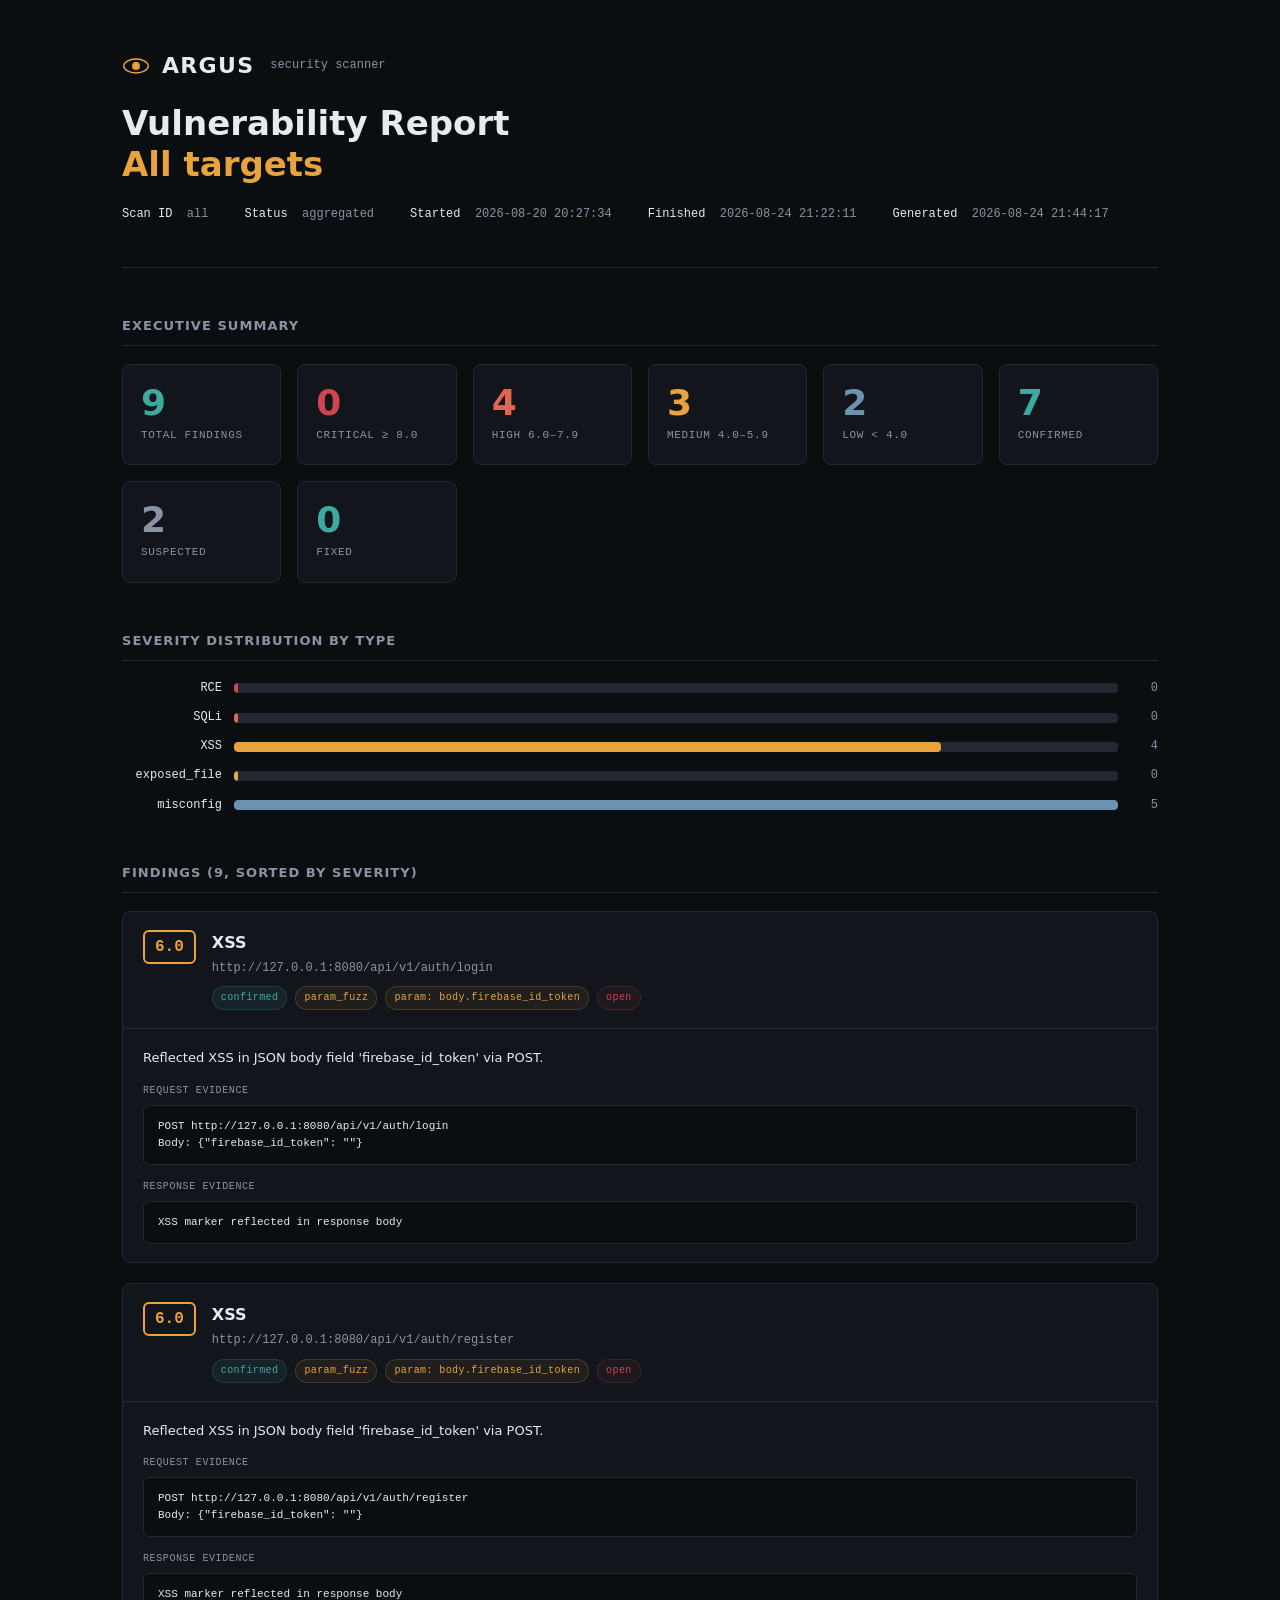
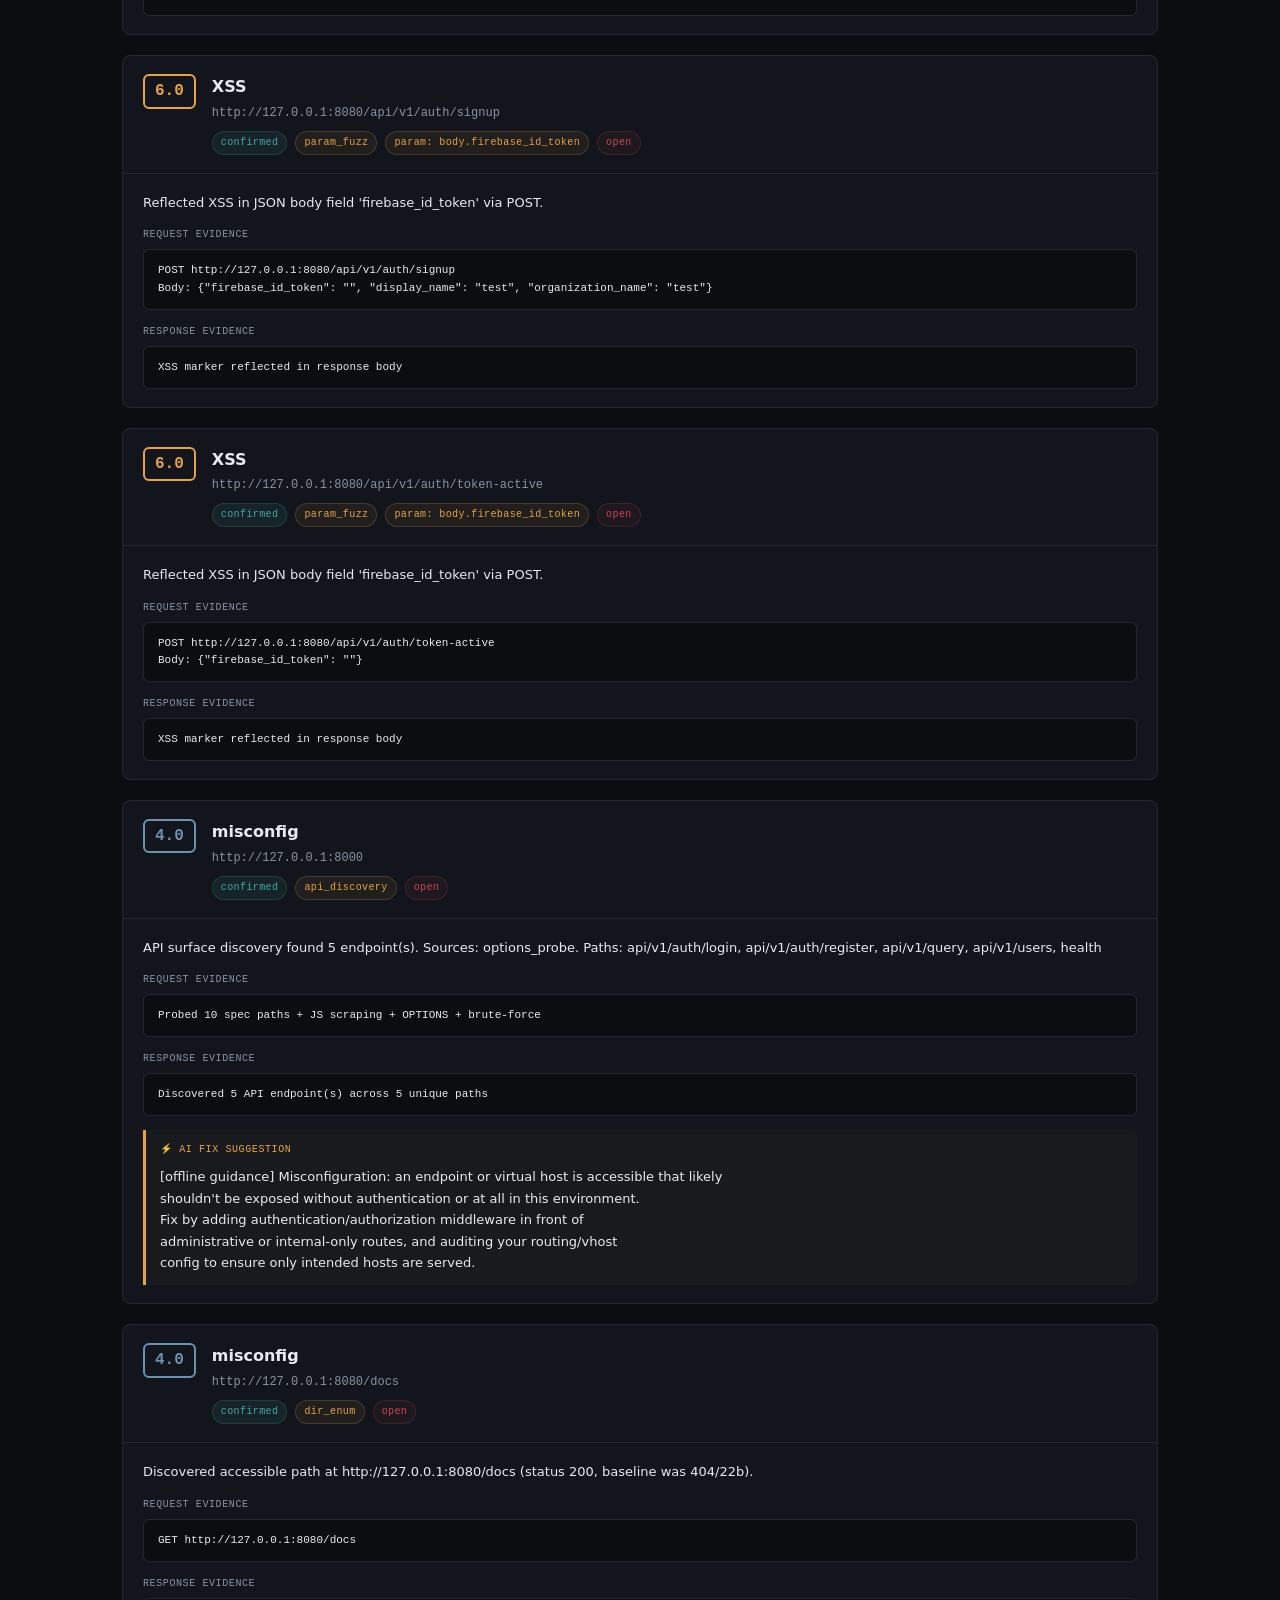
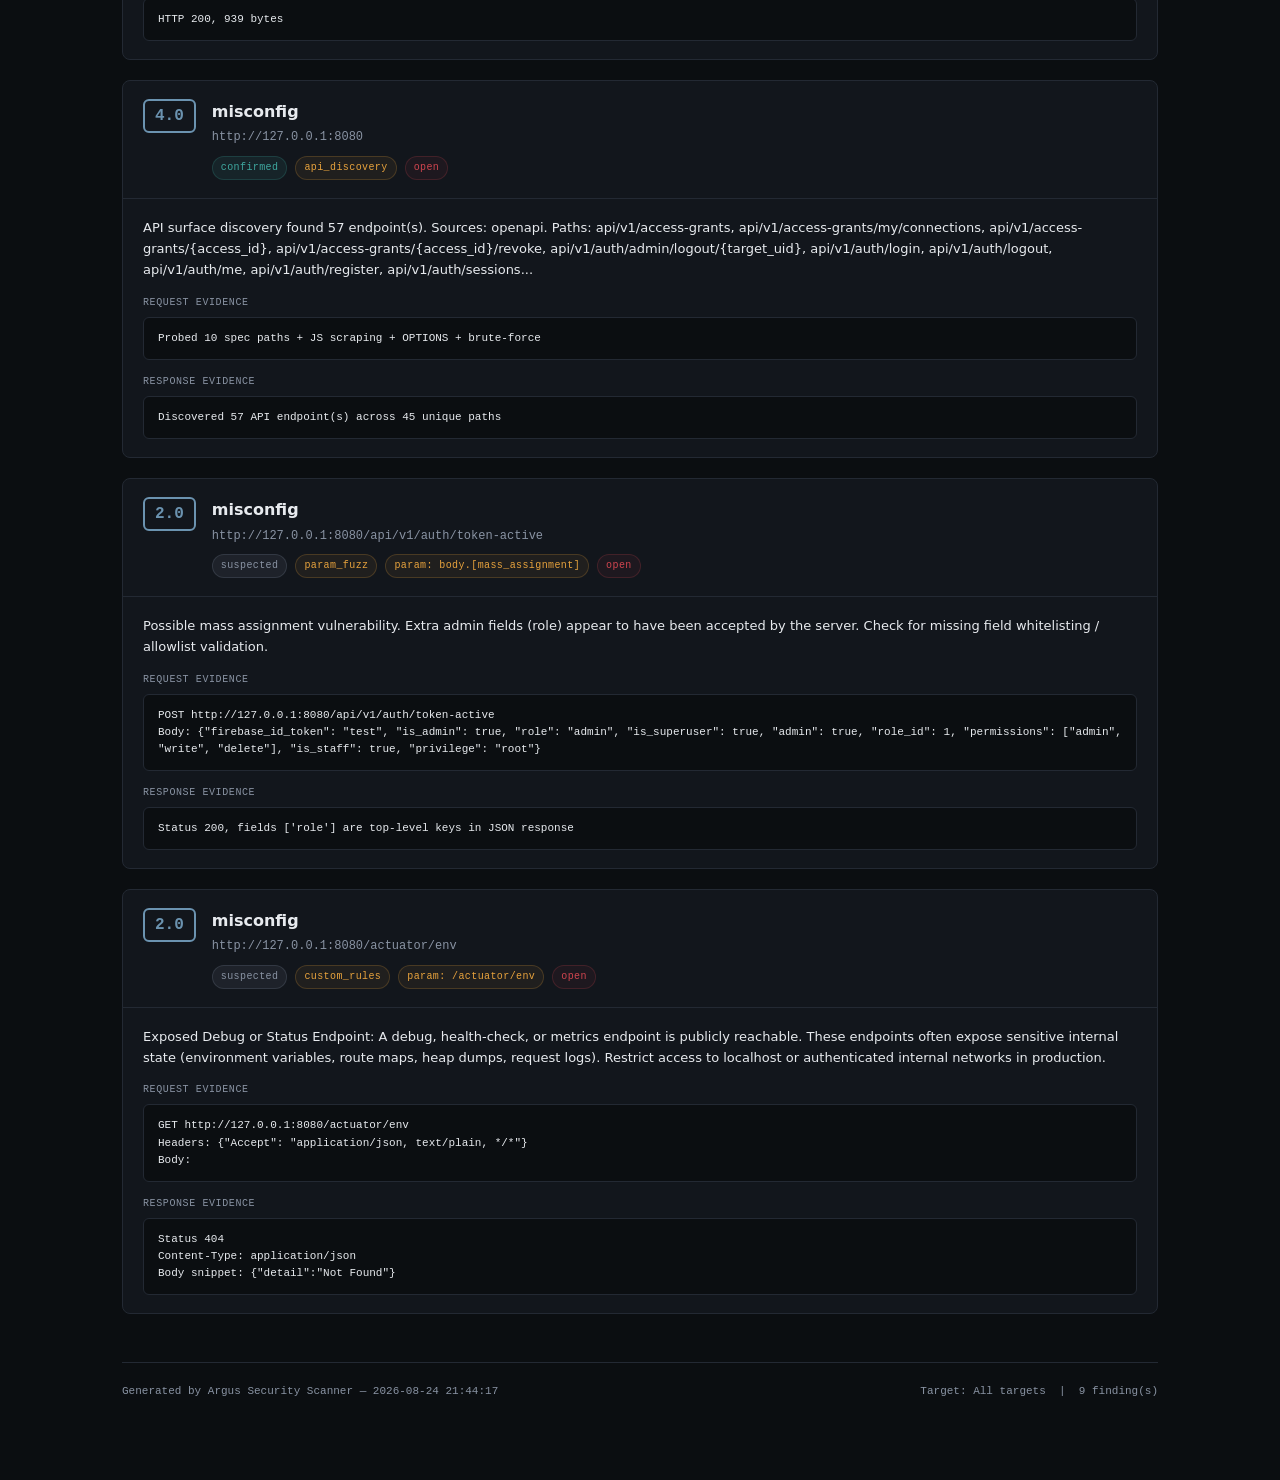
<file: reports/argus_export_20260824_214416.html>
<!DOCTYPE html>
<html lang="en">
<head>
<meta charset="UTF-8">
<meta name="viewport" content="width=device-width, initial-scale=1.0">
<title>Argus Security Report — All targets</title>
<style>
/* ── Reset & base ─────────────────────────────────────────────────── */
*, *::before, *::after { box-sizing: border-box; margin: 0; padding: 0; }

:root {
  --bg:           #0B0E11;
  --surface:      #12161C;
  --border:       #232933;
  --text:         #E7EAEE;
  --muted:        #8993A3;
  --amber:        #E8A33D;
  --teal:         #3FA9A0;
  --red:          #D0454F;
  --orange:       #E0674F;
  --blue:         #6B93B0;
  --font-display: 'Space Grotesk', system-ui, sans-serif;
  --font-body:    'Inter', system-ui, sans-serif;
  --font-mono:    'JetBrains Mono', 'Fira Mono', monospace;
}

@import url('https://fonts.googleapis.com/css2?family=Space+Grotesk:wght@500;600;700&family=Inter:wght@400;500;600&family=JetBrains+Mono:wght@400;500&display=swap');

html { background: var(--bg); color: var(--text); font-family: var(--font-body); font-size: 14px; line-height: 1.6; }
body { max-width: 1100px; margin: 0 auto; padding: 48px 32px 80px; }

a { color: var(--amber); text-decoration: none; }

/* ── Cover page ────────────────────────────────────────────────────── */
.cover {
  min-height: 220px;
  border-bottom: 1px solid var(--border);
  margin-bottom: 48px;
  padding-bottom: 40px;
  display: flex;
  flex-direction: column;
  gap: 20px;
}

.brand {
  display: flex;
  align-items: center;
  gap: 12px;
}

.brand-eye { width: 28px; height: 28px; }

.brand-name {
  font-family: var(--font-display);
  font-weight: 700;
  font-size: 22px;
  letter-spacing: 0.06em;
  color: var(--text);
}

.brand-sub {
  font-family: var(--font-mono);
  font-size: 12px;
  color: var(--muted);
  margin-left: 4px;
}

.cover-title {
  font-family: var(--font-display);
  font-weight: 700;
  font-size: 34px;
  line-height: 1.2;
  color: var(--text);
}

.cover-title span { color: var(--amber); }

.cover-meta {
  display: flex;
  gap: 36px;
  flex-wrap: wrap;
  font-family: var(--font-mono);
  font-size: 12px;
  color: var(--muted);
}

.cover-meta strong { color: var(--text); font-weight: 500; }

/* ── Executive summary ─────────────────────────────────────────────── */
.exec-grid {
  display: grid;
  grid-template-columns: repeat(auto-fill, minmax(150px, 1fr));
  gap: 16px;
  margin-bottom: 48px;
}

.exec-card {
  background: var(--surface);
  border: 1px solid var(--border);
  border-radius: 8px;
  padding: 20px 18px;
}

.exec-card .card-val {
  font-family: var(--font-display);
  font-weight: 700;
  font-size: 36px;
  line-height: 1;
  margin-bottom: 6px;
}

.exec-card .card-lbl {
  font-family: var(--font-mono);
  font-size: 11px;
  letter-spacing: 0.06em;
  text-transform: uppercase;
  color: var(--muted);
}

.card-critical .card-val { color: var(--red); }
.card-high     .card-val { color: var(--orange); }
.card-medium   .card-val { color: var(--amber); }
.card-low      .card-val { color: var(--blue); }
.card-total    .card-val { color: var(--teal); }

/* ── Severity bar chart ────────────────────────────────────────────── */
.chart-section { margin-bottom: 48px; }

.section-title {
  font-family: var(--font-display);
  font-weight: 600;
  font-size: 13px;
  text-transform: uppercase;
  letter-spacing: 0.08em;
  color: var(--muted);
  margin-bottom: 18px;
  padding-bottom: 8px;
  border-bottom: 1px solid var(--border);
}

.bar-chart { display: flex; flex-direction: column; gap: 10px; }

.bar-row {
  display: flex;
  align-items: center;
  gap: 12px;
  font-family: var(--font-mono);
  font-size: 12px;
}

.bar-label { width: 100px; color: var(--text); text-align: right; flex-shrink: 0; }
.bar-track { flex: 1; background: var(--border); border-radius: 4px; height: 10px; overflow: hidden; }
.bar-fill  { height: 100%; border-radius: 4px; min-width: 4px; }
.bar-count { width: 28px; color: var(--muted); text-align: right; flex-shrink: 0; }

/* ── Finding cards ─────────────────────────────────────────────────── */
.findings-section { margin-bottom: 48px; }

.finding-card {
  background: var(--surface);
  border: 1px solid var(--border);
  border-radius: 8px;
  margin-bottom: 20px;
  overflow: hidden;
}

.finding-header {
  display: flex;
  align-items: flex-start;
  gap: 16px;
  padding: 18px 20px;
  border-bottom: 1px solid var(--border);
}

.sev-badge {
  font-family: var(--font-mono);
  font-weight: 700;
  font-size: 16px;
  border: 2px solid;
  border-radius: 6px;
  padding: 4px 10px;
  flex-shrink: 0;
  line-height: 1.4;
}

.finding-meta { flex: 1; min-width: 0; }

.finding-type {
  font-family: var(--font-display);
  font-weight: 600;
  font-size: 16px;
  margin-bottom: 4px;
}

.finding-url {
  font-family: var(--font-mono);
  font-size: 12px;
  color: var(--muted);
  overflow: hidden;
  text-overflow: ellipsis;
  white-space: nowrap;
}

.finding-tags {
  display: flex;
  flex-wrap: wrap;
  gap: 8px;
  margin-top: 8px;
}

.tag {
  font-family: var(--font-mono);
  font-size: 10px;
  padding: 3px 8px;
  border-radius: 100px;
  letter-spacing: 0.04em;
}

.tag-confidence-confirmed { background: #3FA9A01A; color: var(--teal); border: 1px solid #3FA9A033; }
.tag-confidence-suspected { background: #8993A31A; color: var(--muted); border: 1px solid #8993A333; }
.tag-module  { background: #E8A33D11; color: var(--amber); border: 1px solid #E8A33D33; }
.tag-status-open          { background: #D0454F11; color: var(--red);    border: 1px solid #D0454F33; }
.tag-status-fixed         { background: #3FA9A011; color: var(--teal);   border: 1px solid #3FA9A033; }
.tag-status-false_positive{ background: #8993A311; color: var(--muted);  border: 1px solid #8993A333; }

.finding-body { padding: 18px 20px; display: flex; flex-direction: column; gap: 14px; }

.finding-desc {
  font-size: 13px;
  color: var(--text);
  line-height: 1.65;
}

.evidence-block { display: flex; flex-direction: column; gap: 6px; }

.evidence-label {
  font-family: var(--font-mono);
  font-size: 10px;
  text-transform: uppercase;
  letter-spacing: 0.06em;
  color: var(--muted);
}

.evidence-pre {
  background: var(--bg);
  border: 1px solid var(--border);
  border-radius: 6px;
  padding: 12px 14px;
  font-family: var(--font-mono);
  font-size: 11px;
  line-height: 1.55;
  color: var(--text);
  white-space: pre-wrap;
  word-break: break-all;
  overflow-wrap: break-word;
  max-height: 220px;
  overflow-y: auto;
}

.fix-block {
  border-left: 3px solid var(--amber);
  padding: 12px 14px;
  background: #E8A33D08;
  border-radius: 0 6px 6px 0;
}

.fix-label {
  font-family: var(--font-mono);
  font-size: 10px;
  text-transform: uppercase;
  letter-spacing: 0.06em;
  color: var(--amber);
  margin-bottom: 8px;
}

.fix-text {
  font-size: 13px;
  color: var(--text);
  line-height: 1.65;
  white-space: pre-line;
}

/* ── Footer ─────────────────────────────────────────────────────────── */
.report-footer {
  border-top: 1px solid var(--border);
  padding-top: 20px;
  font-family: var(--font-mono);
  font-size: 11px;
  color: var(--muted);
  display: flex;
  justify-content: space-between;
  flex-wrap: wrap;
  gap: 8px;
}

/* ── Print styles ────────────────────────────────────────────────────── */
@media print {
  body { background: white; color: #111; padding: 0; }
  :root {
    --bg: #ffffff; --surface: #f5f5f5; --border: #e0e0e0;
    --text: #111111; --muted: #666666;
  }
  .finding-card { break-inside: avoid; }
  .evidence-pre { max-height: none; overflow: visible; }
}
</style>
</head>
<body>

<!-- ── Cover ──────────────────────────────────────────────────────────── -->
<div class="cover">
  <div class="brand">
    <svg class="brand-eye" viewBox="0 0 32 32" fill="none" xmlns="http://www.w3.org/2000/svg">
      <ellipse cx="16" cy="16" rx="14" ry="8" stroke="#E8A33D" stroke-width="1.6"/>
      <circle cx="16" cy="16" r="4.5" fill="#E8A33D"/>
    </svg>
    <span class="brand-name">ARGUS</span>
    <span class="brand-sub">security scanner</span>
  </div>

  <h1 class="cover-title">
    Vulnerability Report<br>
    <span>All targets</span>
  </h1>

  <div class="cover-meta">
    <div><strong>Scan ID</strong>&nbsp;&nbsp;all</div>
    <div><strong>Status</strong>&nbsp;&nbsp;aggregated</div>
    <div><strong>Started</strong>&nbsp;&nbsp;2026-08-20 20:27:34</div>
    <div><strong>Finished</strong>&nbsp;&nbsp;2026-08-24 21:22:11</div>
    <div><strong>Generated</strong>&nbsp;&nbsp;2026-08-24 21:44:17</div>
    
  </div>
</div>

<!-- ── Executive summary ───────────────────────────────────────────────── -->
<section>
  <h2 class="section-title">Executive Summary</h2>
  <div class="exec-grid">
    <div class="exec-card card-total">
      <div class="card-val">9</div>
      <div class="card-lbl">Total Findings</div>
    </div>
    <div class="exec-card card-critical">
      <div class="card-val">0</div>
      <div class="card-lbl">Critical ≥ 8.0</div>
    </div>
    <div class="exec-card card-high">
      <div class="card-val">4</div>
      <div class="card-lbl">High 6.0–7.9</div>
    </div>
    <div class="exec-card card-medium">
      <div class="card-val">3</div>
      <div class="card-lbl">Medium 4.0–5.9</div>
    </div>
    <div class="exec-card card-low">
      <div class="card-val">2</div>
      <div class="card-lbl">Low &lt; 4.0</div>
    </div>
    <div class="exec-card">
      <div class="card-val" style="color: var(--teal)">7</div>
      <div class="card-lbl">Confirmed</div>
    </div>
    <div class="exec-card">
      <div class="card-val" style="color: var(--muted)">2</div>
      <div class="card-lbl">Suspected</div>
    </div>
    <div class="exec-card">
      <div class="card-val" style="color: var(--teal)">0</div>
      <div class="card-lbl">Fixed</div>
    </div>
  </div>
</section>

<!-- ── Severity distribution bar chart ─────────────────────────────────── -->
<section class="chart-section">
  <h2 class="section-title">Severity Distribution by Type</h2>
  <div class="bar-chart">
    
    <div class="bar-row">
      <span class="bar-label">RCE</span>
      <div class="bar-track">
        <div class="bar-fill" style="width:0.0%; background:#D0454F"></div>
      </div>
      <span class="bar-count">0</span>
    </div>
    
    <div class="bar-row">
      <span class="bar-label">SQLi</span>
      <div class="bar-track">
        <div class="bar-fill" style="width:0.0%; background:#E0674F"></div>
      </div>
      <span class="bar-count">0</span>
    </div>
    
    <div class="bar-row">
      <span class="bar-label">XSS</span>
      <div class="bar-track">
        <div class="bar-fill" style="width:80.0%; background:#E8A33D"></div>
      </div>
      <span class="bar-count">4</span>
    </div>
    
    <div class="bar-row">
      <span class="bar-label">exposed_file</span>
      <div class="bar-track">
        <div class="bar-fill" style="width:0.0%; background:#D4B14A"></div>
      </div>
      <span class="bar-count">0</span>
    </div>
    
    <div class="bar-row">
      <span class="bar-label">misconfig</span>
      <div class="bar-track">
        <div class="bar-fill" style="width:100.0%; background:#6B93B0"></div>
      </div>
      <span class="bar-count">5</span>
    </div>
    
  </div>
</section>

<!-- ── Findings ─────────────────────────────────────────────────────────── -->
<section class="findings-section">
  <h2 class="section-title">Findings (9, sorted by severity)</h2>

  

  
  <div class="finding-card" id="finding-1">

    <div class="finding-header">
      <div class="sev-badge" style="border-color:#E8A33D; color:#E8A33D">
        6.0
      </div>
      <div class="finding-meta">
        <div class="finding-type">XSS</div>
        <div class="finding-url" title="http://127.0.0.1:8080/api/v1/auth/login">http://127.0.0.1:8080/api/v1/auth/login</div>
        <div class="finding-tags">
          <span class="tag tag-confidence-confirmed">confirmed</span>
          <span class="tag tag-module">param_fuzz</span>
          <span class="tag tag-module">param: body.firebase_id_token</span>
          <span class="tag tag-status-open">open</span>
        </div>
      </div>
    </div>

    <div class="finding-body">
      
      <p class="finding-desc">Reflected XSS in JSON body field 'firebase_id_token' via POST.</p>
      

      
      <div class="evidence-block">
        <div class="evidence-label">Request Evidence</div>
        <pre class="evidence-pre">POST http://127.0.0.1:8080/api/v1/auth/login
Body: {"firebase_id_token": "<script>alert('argusXSS7f3a')</script>"}</pre>
      </div>
      

      
      <div class="evidence-block">
        <div class="evidence-label">Response Evidence</div>
        <pre class="evidence-pre">XSS marker reflected in response body</pre>
      </div>
      

      
    </div>

  </div>
  
  <div class="finding-card" id="finding-2">

    <div class="finding-header">
      <div class="sev-badge" style="border-color:#E8A33D; color:#E8A33D">
        6.0
      </div>
      <div class="finding-meta">
        <div class="finding-type">XSS</div>
        <div class="finding-url" title="http://127.0.0.1:8080/api/v1/auth/register">http://127.0.0.1:8080/api/v1/auth/register</div>
        <div class="finding-tags">
          <span class="tag tag-confidence-confirmed">confirmed</span>
          <span class="tag tag-module">param_fuzz</span>
          <span class="tag tag-module">param: body.firebase_id_token</span>
          <span class="tag tag-status-open">open</span>
        </div>
      </div>
    </div>

    <div class="finding-body">
      
      <p class="finding-desc">Reflected XSS in JSON body field 'firebase_id_token' via POST.</p>
      

      
      <div class="evidence-block">
        <div class="evidence-label">Request Evidence</div>
        <pre class="evidence-pre">POST http://127.0.0.1:8080/api/v1/auth/register
Body: {"firebase_id_token": "<script>alert('argusXSS7f3a')</script>"}</pre>
      </div>
      

      
      <div class="evidence-block">
        <div class="evidence-label">Response Evidence</div>
        <pre class="evidence-pre">XSS marker reflected in response body</pre>
      </div>
      

      
    </div>

  </div>
  
  <div class="finding-card" id="finding-3">

    <div class="finding-header">
      <div class="sev-badge" style="border-color:#E8A33D; color:#E8A33D">
        6.0
      </div>
      <div class="finding-meta">
        <div class="finding-type">XSS</div>
        <div class="finding-url" title="http://127.0.0.1:8080/api/v1/auth/signup">http://127.0.0.1:8080/api/v1/auth/signup</div>
        <div class="finding-tags">
          <span class="tag tag-confidence-confirmed">confirmed</span>
          <span class="tag tag-module">param_fuzz</span>
          <span class="tag tag-module">param: body.firebase_id_token</span>
          <span class="tag tag-status-open">open</span>
        </div>
      </div>
    </div>

    <div class="finding-body">
      
      <p class="finding-desc">Reflected XSS in JSON body field 'firebase_id_token' via POST.</p>
      

      
      <div class="evidence-block">
        <div class="evidence-label">Request Evidence</div>
        <pre class="evidence-pre">POST http://127.0.0.1:8080/api/v1/auth/signup
Body: {"firebase_id_token": "<script>alert('argusXSS7f3a')</script>", "display_name": "test", "organization_name": "test"}</pre>
      </div>
      

      
      <div class="evidence-block">
        <div class="evidence-label">Response Evidence</div>
        <pre class="evidence-pre">XSS marker reflected in response body</pre>
      </div>
      

      
    </div>

  </div>
  
  <div class="finding-card" id="finding-4">

    <div class="finding-header">
      <div class="sev-badge" style="border-color:#E8A33D; color:#E8A33D">
        6.0
      </div>
      <div class="finding-meta">
        <div class="finding-type">XSS</div>
        <div class="finding-url" title="http://127.0.0.1:8080/api/v1/auth/token-active">http://127.0.0.1:8080/api/v1/auth/token-active</div>
        <div class="finding-tags">
          <span class="tag tag-confidence-confirmed">confirmed</span>
          <span class="tag tag-module">param_fuzz</span>
          <span class="tag tag-module">param: body.firebase_id_token</span>
          <span class="tag tag-status-open">open</span>
        </div>
      </div>
    </div>

    <div class="finding-body">
      
      <p class="finding-desc">Reflected XSS in JSON body field 'firebase_id_token' via POST.</p>
      

      
      <div class="evidence-block">
        <div class="evidence-label">Request Evidence</div>
        <pre class="evidence-pre">POST http://127.0.0.1:8080/api/v1/auth/token-active
Body: {"firebase_id_token": "<script>alert('argusXSS7f3a')</script>"}</pre>
      </div>
      

      
      <div class="evidence-block">
        <div class="evidence-label">Response Evidence</div>
        <pre class="evidence-pre">XSS marker reflected in response body</pre>
      </div>
      

      
    </div>

  </div>
  
  <div class="finding-card" id="finding-5">

    <div class="finding-header">
      <div class="sev-badge" style="border-color:#6B93B0; color:#6B93B0">
        4.0
      </div>
      <div class="finding-meta">
        <div class="finding-type">misconfig</div>
        <div class="finding-url" title="http://127.0.0.1:8000">http://127.0.0.1:8000</div>
        <div class="finding-tags">
          <span class="tag tag-confidence-confirmed">confirmed</span>
          <span class="tag tag-module">api_discovery</span>
          
          <span class="tag tag-status-open">open</span>
        </div>
      </div>
    </div>

    <div class="finding-body">
      
      <p class="finding-desc">API surface discovery found 5 endpoint(s). Sources: options_probe. Paths: api/v1/auth/login, api/v1/auth/register, api/v1/query, api/v1/users, health</p>
      

      
      <div class="evidence-block">
        <div class="evidence-label">Request Evidence</div>
        <pre class="evidence-pre">Probed 10 spec paths + JS scraping + OPTIONS + brute-force</pre>
      </div>
      

      
      <div class="evidence-block">
        <div class="evidence-label">Response Evidence</div>
        <pre class="evidence-pre">Discovered 5 API endpoint(s) across 5 unique paths</pre>
      </div>
      

      
      <div class="fix-block">
        <div class="fix-label">&#9889; AI Fix Suggestion</div>
        <div class="fix-text">[offline guidance] Misconfiguration: an endpoint or virtual host is accessible that likely
shouldn't be exposed without authentication or at all in this environment.
Fix by adding authentication/authorization middleware in front of
administrative or internal-only routes, and auditing your routing/vhost
config to ensure only intended hosts are served.</div>
      </div>
      
    </div>

  </div>
  
  <div class="finding-card" id="finding-6">

    <div class="finding-header">
      <div class="sev-badge" style="border-color:#6B93B0; color:#6B93B0">
        4.0
      </div>
      <div class="finding-meta">
        <div class="finding-type">misconfig</div>
        <div class="finding-url" title="http://127.0.0.1:8080/docs">http://127.0.0.1:8080/docs</div>
        <div class="finding-tags">
          <span class="tag tag-confidence-confirmed">confirmed</span>
          <span class="tag tag-module">dir_enum</span>
          
          <span class="tag tag-status-open">open</span>
        </div>
      </div>
    </div>

    <div class="finding-body">
      
      <p class="finding-desc">Discovered accessible path at http://127.0.0.1:8080/docs (status 200, baseline was 404/22b).</p>
      

      
      <div class="evidence-block">
        <div class="evidence-label">Request Evidence</div>
        <pre class="evidence-pre">GET http://127.0.0.1:8080/docs</pre>
      </div>
      

      
      <div class="evidence-block">
        <div class="evidence-label">Response Evidence</div>
        <pre class="evidence-pre">HTTP 200, 939 bytes</pre>
      </div>
      

      
    </div>

  </div>
  
  <div class="finding-card" id="finding-7">

    <div class="finding-header">
      <div class="sev-badge" style="border-color:#6B93B0; color:#6B93B0">
        4.0
      </div>
      <div class="finding-meta">
        <div class="finding-type">misconfig</div>
        <div class="finding-url" title="http://127.0.0.1:8080">http://127.0.0.1:8080</div>
        <div class="finding-tags">
          <span class="tag tag-confidence-confirmed">confirmed</span>
          <span class="tag tag-module">api_discovery</span>
          
          <span class="tag tag-status-open">open</span>
        </div>
      </div>
    </div>

    <div class="finding-body">
      
      <p class="finding-desc">API surface discovery found 57 endpoint(s). Sources: openapi. Paths: api/v1/access-grants, api/v1/access-grants/my/connections, api/v1/access-grants/{access_id}, api/v1/access-grants/{access_id}/revoke, api/v1/auth/admin/logout/{target_uid}, api/v1/auth/login, api/v1/auth/logout, api/v1/auth/me, api/v1/auth/register, api/v1/auth/sessions...</p>
      

      
      <div class="evidence-block">
        <div class="evidence-label">Request Evidence</div>
        <pre class="evidence-pre">Probed 10 spec paths + JS scraping + OPTIONS + brute-force</pre>
      </div>
      

      
      <div class="evidence-block">
        <div class="evidence-label">Response Evidence</div>
        <pre class="evidence-pre">Discovered 57 API endpoint(s) across 45 unique paths</pre>
      </div>
      

      
    </div>

  </div>
  
  <div class="finding-card" id="finding-8">

    <div class="finding-header">
      <div class="sev-badge" style="border-color:#6B93B0; color:#6B93B0">
        2.0
      </div>
      <div class="finding-meta">
        <div class="finding-type">misconfig</div>
        <div class="finding-url" title="http://127.0.0.1:8080/api/v1/auth/token-active">http://127.0.0.1:8080/api/v1/auth/token-active</div>
        <div class="finding-tags">
          <span class="tag tag-confidence-suspected">suspected</span>
          <span class="tag tag-module">param_fuzz</span>
          <span class="tag tag-module">param: body.[mass_assignment]</span>
          <span class="tag tag-status-open">open</span>
        </div>
      </div>
    </div>

    <div class="finding-body">
      
      <p class="finding-desc">Possible mass assignment vulnerability. Extra admin fields (role) appear to have been accepted by the server. Check for missing field whitelisting / allowlist validation.</p>
      

      
      <div class="evidence-block">
        <div class="evidence-label">Request Evidence</div>
        <pre class="evidence-pre">POST http://127.0.0.1:8080/api/v1/auth/token-active
Body: {"firebase_id_token": "test", "is_admin": true, "role": "admin", "is_superuser": true, "admin": true, "role_id": 1, "permissions": ["admin", "write", "delete"], "is_staff": true, "privilege": "root"}</pre>
      </div>
      

      
      <div class="evidence-block">
        <div class="evidence-label">Response Evidence</div>
        <pre class="evidence-pre">Status 200, fields ['role'] are top-level keys in JSON response</pre>
      </div>
      

      
    </div>

  </div>
  
  <div class="finding-card" id="finding-9">

    <div class="finding-header">
      <div class="sev-badge" style="border-color:#6B93B0; color:#6B93B0">
        2.0
      </div>
      <div class="finding-meta">
        <div class="finding-type">misconfig</div>
        <div class="finding-url" title="http://127.0.0.1:8080/actuator/env">http://127.0.0.1:8080/actuator/env</div>
        <div class="finding-tags">
          <span class="tag tag-confidence-suspected">suspected</span>
          <span class="tag tag-module">custom_rules</span>
          <span class="tag tag-module">param: /actuator/env</span>
          <span class="tag tag-status-open">open</span>
        </div>
      </div>
    </div>

    <div class="finding-body">
      
      <p class="finding-desc">Exposed Debug or Status Endpoint: A debug, health-check, or metrics endpoint is publicly reachable. These endpoints often expose sensitive internal state (environment variables, route maps, heap dumps, request logs). Restrict access to localhost or authenticated internal networks in production.
</p>
      

      
      <div class="evidence-block">
        <div class="evidence-label">Request Evidence</div>
        <pre class="evidence-pre">GET http://127.0.0.1:8080/actuator/env
Headers: {"Accept": "application/json, text/plain, */*"}
Body: </pre>
      </div>
      

      
      <div class="evidence-block">
        <div class="evidence-label">Response Evidence</div>
        <pre class="evidence-pre">Status 404
Content-Type: application/json
Body snippet: {"detail":"Not Found"}</pre>
      </div>
      

      
    </div>

  </div>
  
</section>

<!-- ── Footer ─────────────────────────────────────────────────────────── -->
<footer class="report-footer">
  <span>Generated by Argus Security Scanner — 2026-08-24 21:44:17</span>
  <span>Target: All targets &nbsp;|&nbsp; 9 finding(s)</span>
</footer>

</body>
</html>
</file>
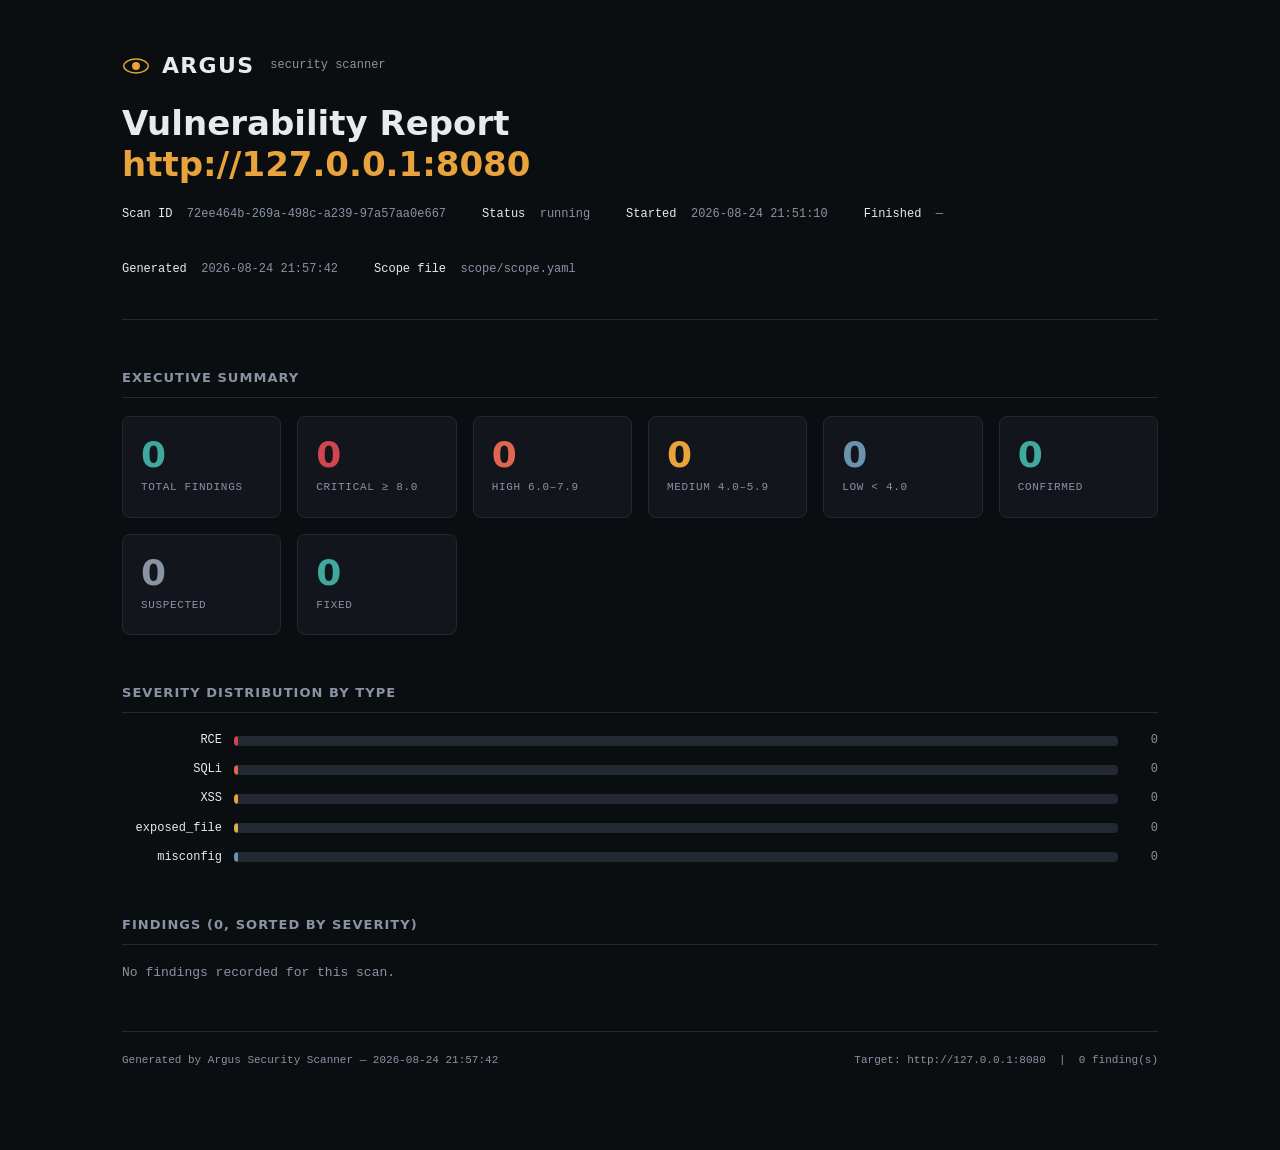
<file: reports/argus_export_20260824_215742.html>
<!DOCTYPE html>
<html lang="en">
<head>
<meta charset="UTF-8">
<meta name="viewport" content="width=device-width, initial-scale=1.0">
<title>Argus Security Report — http://127.0.0.1:8080</title>
<style>
/* ── Reset & base ─────────────────────────────────────────────────── */
*, *::before, *::after { box-sizing: border-box; margin: 0; padding: 0; }

:root {
  --bg:           #0B0E11;
  --surface:      #12161C;
  --border:       #232933;
  --text:         #E7EAEE;
  --muted:        #8993A3;
  --amber:        #E8A33D;
  --teal:         #3FA9A0;
  --red:          #D0454F;
  --orange:       #E0674F;
  --blue:         #6B93B0;
  --font-display: 'Space Grotesk', system-ui, sans-serif;
  --font-body:    'Inter', system-ui, sans-serif;
  --font-mono:    'JetBrains Mono', 'Fira Mono', monospace;
}

@import url('https://fonts.googleapis.com/css2?family=Space+Grotesk:wght@500;600;700&family=Inter:wght@400;500;600&family=JetBrains+Mono:wght@400;500&display=swap');

html { background: var(--bg); color: var(--text); font-family: var(--font-body); font-size: 14px; line-height: 1.6; }
body { max-width: 1100px; margin: 0 auto; padding: 48px 32px 80px; }

a { color: var(--amber); text-decoration: none; }

/* ── Cover page ────────────────────────────────────────────────────── */
.cover {
  min-height: 220px;
  border-bottom: 1px solid var(--border);
  margin-bottom: 48px;
  padding-bottom: 40px;
  display: flex;
  flex-direction: column;
  gap: 20px;
}

.brand {
  display: flex;
  align-items: center;
  gap: 12px;
}

.brand-eye { width: 28px; height: 28px; }

.brand-name {
  font-family: var(--font-display);
  font-weight: 700;
  font-size: 22px;
  letter-spacing: 0.06em;
  color: var(--text);
}

.brand-sub {
  font-family: var(--font-mono);
  font-size: 12px;
  color: var(--muted);
  margin-left: 4px;
}

.cover-title {
  font-family: var(--font-display);
  font-weight: 700;
  font-size: 34px;
  line-height: 1.2;
  color: var(--text);
}

.cover-title span { color: var(--amber); }

.cover-meta {
  display: flex;
  gap: 36px;
  flex-wrap: wrap;
  font-family: var(--font-mono);
  font-size: 12px;
  color: var(--muted);
}

.cover-meta strong { color: var(--text); font-weight: 500; }

/* ── Executive summary ─────────────────────────────────────────────── */
.exec-grid {
  display: grid;
  grid-template-columns: repeat(auto-fill, minmax(150px, 1fr));
  gap: 16px;
  margin-bottom: 48px;
}

.exec-card {
  background: var(--surface);
  border: 1px solid var(--border);
  border-radius: 8px;
  padding: 20px 18px;
}

.exec-card .card-val {
  font-family: var(--font-display);
  font-weight: 700;
  font-size: 36px;
  line-height: 1;
  margin-bottom: 6px;
}

.exec-card .card-lbl {
  font-family: var(--font-mono);
  font-size: 11px;
  letter-spacing: 0.06em;
  text-transform: uppercase;
  color: var(--muted);
}

.card-critical .card-val { color: var(--red); }
.card-high     .card-val { color: var(--orange); }
.card-medium   .card-val { color: var(--amber); }
.card-low      .card-val { color: var(--blue); }
.card-total    .card-val { color: var(--teal); }

/* ── Severity bar chart ────────────────────────────────────────────── */
.chart-section { margin-bottom: 48px; }

.section-title {
  font-family: var(--font-display);
  font-weight: 600;
  font-size: 13px;
  text-transform: uppercase;
  letter-spacing: 0.08em;
  color: var(--muted);
  margin-bottom: 18px;
  padding-bottom: 8px;
  border-bottom: 1px solid var(--border);
}

.bar-chart { display: flex; flex-direction: column; gap: 10px; }

.bar-row {
  display: flex;
  align-items: center;
  gap: 12px;
  font-family: var(--font-mono);
  font-size: 12px;
}

.bar-label { width: 100px; color: var(--text); text-align: right; flex-shrink: 0; }
.bar-track { flex: 1; background: var(--border); border-radius: 4px; height: 10px; overflow: hidden; }
.bar-fill  { height: 100%; border-radius: 4px; min-width: 4px; }
.bar-count { width: 28px; color: var(--muted); text-align: right; flex-shrink: 0; }

/* ── Finding cards ─────────────────────────────────────────────────── */
.findings-section { margin-bottom: 48px; }

.finding-card {
  background: var(--surface);
  border: 1px solid var(--border);
  border-radius: 8px;
  margin-bottom: 20px;
  overflow: hidden;
}

.finding-header {
  display: flex;
  align-items: flex-start;
  gap: 16px;
  padding: 18px 20px;
  border-bottom: 1px solid var(--border);
}

.sev-badge {
  font-family: var(--font-mono);
  font-weight: 700;
  font-size: 16px;
  border: 2px solid;
  border-radius: 6px;
  padding: 4px 10px;
  flex-shrink: 0;
  line-height: 1.4;
}

.finding-meta { flex: 1; min-width: 0; }

.finding-type {
  font-family: var(--font-display);
  font-weight: 600;
  font-size: 16px;
  margin-bottom: 4px;
}

.finding-url {
  font-family: var(--font-mono);
  font-size: 12px;
  color: var(--muted);
  overflow: hidden;
  text-overflow: ellipsis;
  white-space: nowrap;
}

.finding-tags {
  display: flex;
  flex-wrap: wrap;
  gap: 8px;
  margin-top: 8px;
}

.tag {
  font-family: var(--font-mono);
  font-size: 10px;
  padding: 3px 8px;
  border-radius: 100px;
  letter-spacing: 0.04em;
}

.tag-confidence-confirmed { background: #3FA9A01A; color: var(--teal); border: 1px solid #3FA9A033; }
.tag-confidence-suspected { background: #8993A31A; color: var(--muted); border: 1px solid #8993A333; }
.tag-module  { background: #E8A33D11; color: var(--amber); border: 1px solid #E8A33D33; }
.tag-status-open          { background: #D0454F11; color: var(--red);    border: 1px solid #D0454F33; }
.tag-status-fixed         { background: #3FA9A011; color: var(--teal);   border: 1px solid #3FA9A033; }
.tag-status-false_positive{ background: #8993A311; color: var(--muted);  border: 1px solid #8993A333; }

.finding-body { padding: 18px 20px; display: flex; flex-direction: column; gap: 14px; }

.finding-desc {
  font-size: 13px;
  color: var(--text);
  line-height: 1.65;
}

.evidence-block { display: flex; flex-direction: column; gap: 6px; }

.evidence-label {
  font-family: var(--font-mono);
  font-size: 10px;
  text-transform: uppercase;
  letter-spacing: 0.06em;
  color: var(--muted);
}

.evidence-pre {
  background: var(--bg);
  border: 1px solid var(--border);
  border-radius: 6px;
  padding: 12px 14px;
  font-family: var(--font-mono);
  font-size: 11px;
  line-height: 1.55;
  color: var(--text);
  white-space: pre-wrap;
  word-break: break-all;
  overflow-wrap: break-word;
  max-height: 220px;
  overflow-y: auto;
}

.fix-block {
  border-left: 3px solid var(--amber);
  padding: 12px 14px;
  background: #E8A33D08;
  border-radius: 0 6px 6px 0;
}

.fix-label {
  font-family: var(--font-mono);
  font-size: 10px;
  text-transform: uppercase;
  letter-spacing: 0.06em;
  color: var(--amber);
  margin-bottom: 8px;
}

.fix-text {
  font-size: 13px;
  color: var(--text);
  line-height: 1.65;
  white-space: pre-line;
}

/* ── Footer ─────────────────────────────────────────────────────────── */
.report-footer {
  border-top: 1px solid var(--border);
  padding-top: 20px;
  font-family: var(--font-mono);
  font-size: 11px;
  color: var(--muted);
  display: flex;
  justify-content: space-between;
  flex-wrap: wrap;
  gap: 8px;
}

/* ── Print styles ────────────────────────────────────────────────────── */
@media print {
  body { background: white; color: #111; padding: 0; }
  :root {
    --bg: #ffffff; --surface: #f5f5f5; --border: #e0e0e0;
    --text: #111111; --muted: #666666;
  }
  .finding-card { break-inside: avoid; }
  .evidence-pre { max-height: none; overflow: visible; }
}
</style>
</head>
<body>

<!-- ── Cover ──────────────────────────────────────────────────────────── -->
<div class="cover">
  <div class="brand">
    <svg class="brand-eye" viewBox="0 0 32 32" fill="none" xmlns="http://www.w3.org/2000/svg">
      <ellipse cx="16" cy="16" rx="14" ry="8" stroke="#E8A33D" stroke-width="1.6"/>
      <circle cx="16" cy="16" r="4.5" fill="#E8A33D"/>
    </svg>
    <span class="brand-name">ARGUS</span>
    <span class="brand-sub">security scanner</span>
  </div>

  <h1 class="cover-title">
    Vulnerability Report<br>
    <span>http://127.0.0.1:8080</span>
  </h1>

  <div class="cover-meta">
    <div><strong>Scan ID</strong>&nbsp;&nbsp;72ee464b-269a-498c-a239-97a57aa0e667</div>
    <div><strong>Status</strong>&nbsp;&nbsp;running</div>
    <div><strong>Started</strong>&nbsp;&nbsp;2026-08-24 21:51:10</div>
    <div><strong>Finished</strong>&nbsp;&nbsp;—</div>
    <div><strong>Generated</strong>&nbsp;&nbsp;2026-08-24 21:57:42</div>
    <div><strong>Scope file</strong>&nbsp;&nbsp;scope/scope.yaml</div>
  </div>
</div>

<!-- ── Executive summary ───────────────────────────────────────────────── -->
<section>
  <h2 class="section-title">Executive Summary</h2>
  <div class="exec-grid">
    <div class="exec-card card-total">
      <div class="card-val">0</div>
      <div class="card-lbl">Total Findings</div>
    </div>
    <div class="exec-card card-critical">
      <div class="card-val">0</div>
      <div class="card-lbl">Critical ≥ 8.0</div>
    </div>
    <div class="exec-card card-high">
      <div class="card-val">0</div>
      <div class="card-lbl">High 6.0–7.9</div>
    </div>
    <div class="exec-card card-medium">
      <div class="card-val">0</div>
      <div class="card-lbl">Medium 4.0–5.9</div>
    </div>
    <div class="exec-card card-low">
      <div class="card-val">0</div>
      <div class="card-lbl">Low &lt; 4.0</div>
    </div>
    <div class="exec-card">
      <div class="card-val" style="color: var(--teal)">0</div>
      <div class="card-lbl">Confirmed</div>
    </div>
    <div class="exec-card">
      <div class="card-val" style="color: var(--muted)">0</div>
      <div class="card-lbl">Suspected</div>
    </div>
    <div class="exec-card">
      <div class="card-val" style="color: var(--teal)">0</div>
      <div class="card-lbl">Fixed</div>
    </div>
  </div>
</section>

<!-- ── Severity distribution bar chart ─────────────────────────────────── -->
<section class="chart-section">
  <h2 class="section-title">Severity Distribution by Type</h2>
  <div class="bar-chart">
    
    <div class="bar-row">
      <span class="bar-label">RCE</span>
      <div class="bar-track">
        <div class="bar-fill" style="width:0.0%; background:#D0454F"></div>
      </div>
      <span class="bar-count">0</span>
    </div>
    
    <div class="bar-row">
      <span class="bar-label">SQLi</span>
      <div class="bar-track">
        <div class="bar-fill" style="width:0.0%; background:#E0674F"></div>
      </div>
      <span class="bar-count">0</span>
    </div>
    
    <div class="bar-row">
      <span class="bar-label">XSS</span>
      <div class="bar-track">
        <div class="bar-fill" style="width:0.0%; background:#E8A33D"></div>
      </div>
      <span class="bar-count">0</span>
    </div>
    
    <div class="bar-row">
      <span class="bar-label">exposed_file</span>
      <div class="bar-track">
        <div class="bar-fill" style="width:0.0%; background:#D4B14A"></div>
      </div>
      <span class="bar-count">0</span>
    </div>
    
    <div class="bar-row">
      <span class="bar-label">misconfig</span>
      <div class="bar-track">
        <div class="bar-fill" style="width:0.0%; background:#6B93B0"></div>
      </div>
      <span class="bar-count">0</span>
    </div>
    
  </div>
</section>

<!-- ── Findings ─────────────────────────────────────────────────────────── -->
<section class="findings-section">
  <h2 class="section-title">Findings (0, sorted by severity)</h2>

  
  <p style="color:var(--muted); font-family:var(--font-mono); font-size:13px;">No findings recorded for this scan.</p>
  

  
</section>

<!-- ── Footer ─────────────────────────────────────────────────────────── -->
<footer class="report-footer">
  <span>Generated by Argus Security Scanner — 2026-08-24 21:57:42</span>
  <span>Target: http://127.0.0.1:8080 &nbsp;|&nbsp; 0 finding(s)</span>
</footer>

</body>
</html>
</file>
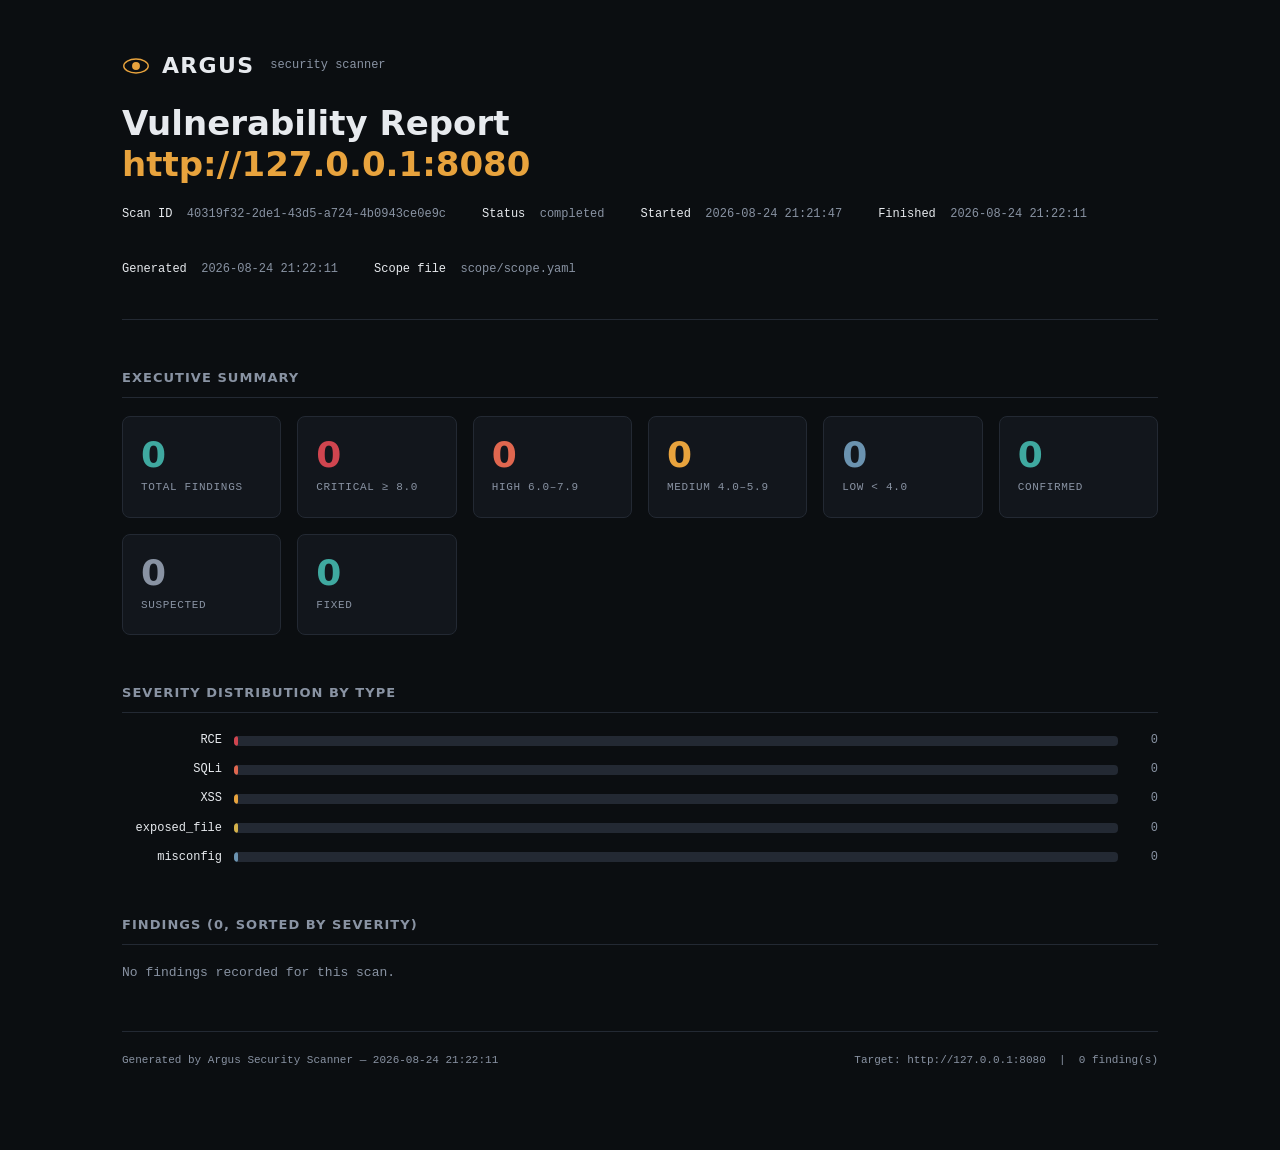
<file: reports/argus_report_127.0.0.1_8080_20260824_212211.html>
<!DOCTYPE html>
<html lang="en">
<head>
<meta charset="UTF-8">
<meta name="viewport" content="width=device-width, initial-scale=1.0">
<title>Argus Security Report — http://127.0.0.1:8080</title>
<style>
/* ── Reset & base ─────────────────────────────────────────────────── */
*, *::before, *::after { box-sizing: border-box; margin: 0; padding: 0; }

:root {
  --bg:           #0B0E11;
  --surface:      #12161C;
  --border:       #232933;
  --text:         #E7EAEE;
  --muted:        #8993A3;
  --amber:        #E8A33D;
  --teal:         #3FA9A0;
  --red:          #D0454F;
  --orange:       #E0674F;
  --blue:         #6B93B0;
  --font-display: 'Space Grotesk', system-ui, sans-serif;
  --font-body:    'Inter', system-ui, sans-serif;
  --font-mono:    'JetBrains Mono', 'Fira Mono', monospace;
}

@import url('https://fonts.googleapis.com/css2?family=Space+Grotesk:wght@500;600;700&family=Inter:wght@400;500;600&family=JetBrains+Mono:wght@400;500&display=swap');

html { background: var(--bg); color: var(--text); font-family: var(--font-body); font-size: 14px; line-height: 1.6; }
body { max-width: 1100px; margin: 0 auto; padding: 48px 32px 80px; }

a { color: var(--amber); text-decoration: none; }

/* ── Cover page ────────────────────────────────────────────────────── */
.cover {
  min-height: 220px;
  border-bottom: 1px solid var(--border);
  margin-bottom: 48px;
  padding-bottom: 40px;
  display: flex;
  flex-direction: column;
  gap: 20px;
}

.brand {
  display: flex;
  align-items: center;
  gap: 12px;
}

.brand-eye { width: 28px; height: 28px; }

.brand-name {
  font-family: var(--font-display);
  font-weight: 700;
  font-size: 22px;
  letter-spacing: 0.06em;
  color: var(--text);
}

.brand-sub {
  font-family: var(--font-mono);
  font-size: 12px;
  color: var(--muted);
  margin-left: 4px;
}

.cover-title {
  font-family: var(--font-display);
  font-weight: 700;
  font-size: 34px;
  line-height: 1.2;
  color: var(--text);
}

.cover-title span { color: var(--amber); }

.cover-meta {
  display: flex;
  gap: 36px;
  flex-wrap: wrap;
  font-family: var(--font-mono);
  font-size: 12px;
  color: var(--muted);
}

.cover-meta strong { color: var(--text); font-weight: 500; }

/* ── Executive summary ─────────────────────────────────────────────── */
.exec-grid {
  display: grid;
  grid-template-columns: repeat(auto-fill, minmax(150px, 1fr));
  gap: 16px;
  margin-bottom: 48px;
}

.exec-card {
  background: var(--surface);
  border: 1px solid var(--border);
  border-radius: 8px;
  padding: 20px 18px;
}

.exec-card .card-val {
  font-family: var(--font-display);
  font-weight: 700;
  font-size: 36px;
  line-height: 1;
  margin-bottom: 6px;
}

.exec-card .card-lbl {
  font-family: var(--font-mono);
  font-size: 11px;
  letter-spacing: 0.06em;
  text-transform: uppercase;
  color: var(--muted);
}

.card-critical .card-val { color: var(--red); }
.card-high     .card-val { color: var(--orange); }
.card-medium   .card-val { color: var(--amber); }
.card-low      .card-val { color: var(--blue); }
.card-total    .card-val { color: var(--teal); }

/* ── Severity bar chart ────────────────────────────────────────────── */
.chart-section { margin-bottom: 48px; }

.section-title {
  font-family: var(--font-display);
  font-weight: 600;
  font-size: 13px;
  text-transform: uppercase;
  letter-spacing: 0.08em;
  color: var(--muted);
  margin-bottom: 18px;
  padding-bottom: 8px;
  border-bottom: 1px solid var(--border);
}

.bar-chart { display: flex; flex-direction: column; gap: 10px; }

.bar-row {
  display: flex;
  align-items: center;
  gap: 12px;
  font-family: var(--font-mono);
  font-size: 12px;
}

.bar-label { width: 100px; color: var(--text); text-align: right; flex-shrink: 0; }
.bar-track { flex: 1; background: var(--border); border-radius: 4px; height: 10px; overflow: hidden; }
.bar-fill  { height: 100%; border-radius: 4px; min-width: 4px; }
.bar-count { width: 28px; color: var(--muted); text-align: right; flex-shrink: 0; }

/* ── Finding cards ─────────────────────────────────────────────────── */
.findings-section { margin-bottom: 48px; }

.finding-card {
  background: var(--surface);
  border: 1px solid var(--border);
  border-radius: 8px;
  margin-bottom: 20px;
  overflow: hidden;
}

.finding-header {
  display: flex;
  align-items: flex-start;
  gap: 16px;
  padding: 18px 20px;
  border-bottom: 1px solid var(--border);
}

.sev-badge {
  font-family: var(--font-mono);
  font-weight: 700;
  font-size: 16px;
  border: 2px solid;
  border-radius: 6px;
  padding: 4px 10px;
  flex-shrink: 0;
  line-height: 1.4;
}

.finding-meta { flex: 1; min-width: 0; }

.finding-type {
  font-family: var(--font-display);
  font-weight: 600;
  font-size: 16px;
  margin-bottom: 4px;
}

.finding-url {
  font-family: var(--font-mono);
  font-size: 12px;
  color: var(--muted);
  overflow: hidden;
  text-overflow: ellipsis;
  white-space: nowrap;
}

.finding-tags {
  display: flex;
  flex-wrap: wrap;
  gap: 8px;
  margin-top: 8px;
}

.tag {
  font-family: var(--font-mono);
  font-size: 10px;
  padding: 3px 8px;
  border-radius: 100px;
  letter-spacing: 0.04em;
}

.tag-confidence-confirmed { background: #3FA9A01A; color: var(--teal); border: 1px solid #3FA9A033; }
.tag-confidence-suspected { background: #8993A31A; color: var(--muted); border: 1px solid #8993A333; }
.tag-module  { background: #E8A33D11; color: var(--amber); border: 1px solid #E8A33D33; }
.tag-status-open          { background: #D0454F11; color: var(--red);    border: 1px solid #D0454F33; }
.tag-status-fixed         { background: #3FA9A011; color: var(--teal);   border: 1px solid #3FA9A033; }
.tag-status-false_positive{ background: #8993A311; color: var(--muted);  border: 1px solid #8993A333; }

.finding-body { padding: 18px 20px; display: flex; flex-direction: column; gap: 14px; }

.finding-desc {
  font-size: 13px;
  color: var(--text);
  line-height: 1.65;
}

.evidence-block { display: flex; flex-direction: column; gap: 6px; }

.evidence-label {
  font-family: var(--font-mono);
  font-size: 10px;
  text-transform: uppercase;
  letter-spacing: 0.06em;
  color: var(--muted);
}

.evidence-pre {
  background: var(--bg);
  border: 1px solid var(--border);
  border-radius: 6px;
  padding: 12px 14px;
  font-family: var(--font-mono);
  font-size: 11px;
  line-height: 1.55;
  color: var(--text);
  white-space: pre-wrap;
  word-break: break-all;
  overflow-wrap: break-word;
  max-height: 220px;
  overflow-y: auto;
}

.fix-block {
  border-left: 3px solid var(--amber);
  padding: 12px 14px;
  background: #E8A33D08;
  border-radius: 0 6px 6px 0;
}

.fix-label {
  font-family: var(--font-mono);
  font-size: 10px;
  text-transform: uppercase;
  letter-spacing: 0.06em;
  color: var(--amber);
  margin-bottom: 8px;
}

.fix-text {
  font-size: 13px;
  color: var(--text);
  line-height: 1.65;
  white-space: pre-line;
}

/* ── Footer ─────────────────────────────────────────────────────────── */
.report-footer {
  border-top: 1px solid var(--border);
  padding-top: 20px;
  font-family: var(--font-mono);
  font-size: 11px;
  color: var(--muted);
  display: flex;
  justify-content: space-between;
  flex-wrap: wrap;
  gap: 8px;
}

/* ── Print styles ────────────────────────────────────────────────────── */
@media print {
  body { background: white; color: #111; padding: 0; }
  :root {
    --bg: #ffffff; --surface: #f5f5f5; --border: #e0e0e0;
    --text: #111111; --muted: #666666;
  }
  .finding-card { break-inside: avoid; }
  .evidence-pre { max-height: none; overflow: visible; }
}
</style>
</head>
<body>

<!-- ── Cover ──────────────────────────────────────────────────────────── -->
<div class="cover">
  <div class="brand">
    <svg class="brand-eye" viewBox="0 0 32 32" fill="none" xmlns="http://www.w3.org/2000/svg">
      <ellipse cx="16" cy="16" rx="14" ry="8" stroke="#E8A33D" stroke-width="1.6"/>
      <circle cx="16" cy="16" r="4.5" fill="#E8A33D"/>
    </svg>
    <span class="brand-name">ARGUS</span>
    <span class="brand-sub">security scanner</span>
  </div>

  <h1 class="cover-title">
    Vulnerability Report<br>
    <span>http://127.0.0.1:8080</span>
  </h1>

  <div class="cover-meta">
    <div><strong>Scan ID</strong>&nbsp;&nbsp;40319f32-2de1-43d5-a724-4b0943ce0e9c</div>
    <div><strong>Status</strong>&nbsp;&nbsp;completed</div>
    <div><strong>Started</strong>&nbsp;&nbsp;2026-08-24 21:21:47</div>
    <div><strong>Finished</strong>&nbsp;&nbsp;2026-08-24 21:22:11</div>
    <div><strong>Generated</strong>&nbsp;&nbsp;2026-08-24 21:22:11</div>
    <div><strong>Scope file</strong>&nbsp;&nbsp;scope/scope.yaml</div>
  </div>
</div>

<!-- ── Executive summary ───────────────────────────────────────────────── -->
<section>
  <h2 class="section-title">Executive Summary</h2>
  <div class="exec-grid">
    <div class="exec-card card-total">
      <div class="card-val">0</div>
      <div class="card-lbl">Total Findings</div>
    </div>
    <div class="exec-card card-critical">
      <div class="card-val">0</div>
      <div class="card-lbl">Critical ≥ 8.0</div>
    </div>
    <div class="exec-card card-high">
      <div class="card-val">0</div>
      <div class="card-lbl">High 6.0–7.9</div>
    </div>
    <div class="exec-card card-medium">
      <div class="card-val">0</div>
      <div class="card-lbl">Medium 4.0–5.9</div>
    </div>
    <div class="exec-card card-low">
      <div class="card-val">0</div>
      <div class="card-lbl">Low &lt; 4.0</div>
    </div>
    <div class="exec-card">
      <div class="card-val" style="color: var(--teal)">0</div>
      <div class="card-lbl">Confirmed</div>
    </div>
    <div class="exec-card">
      <div class="card-val" style="color: var(--muted)">0</div>
      <div class="card-lbl">Suspected</div>
    </div>
    <div class="exec-card">
      <div class="card-val" style="color: var(--teal)">0</div>
      <div class="card-lbl">Fixed</div>
    </div>
  </div>
</section>

<!-- ── Severity distribution bar chart ─────────────────────────────────── -->
<section class="chart-section">
  <h2 class="section-title">Severity Distribution by Type</h2>
  <div class="bar-chart">
    
    <div class="bar-row">
      <span class="bar-label">RCE</span>
      <div class="bar-track">
        <div class="bar-fill" style="width:0.0%; background:#D0454F"></div>
      </div>
      <span class="bar-count">0</span>
    </div>
    
    <div class="bar-row">
      <span class="bar-label">SQLi</span>
      <div class="bar-track">
        <div class="bar-fill" style="width:0.0%; background:#E0674F"></div>
      </div>
      <span class="bar-count">0</span>
    </div>
    
    <div class="bar-row">
      <span class="bar-label">XSS</span>
      <div class="bar-track">
        <div class="bar-fill" style="width:0.0%; background:#E8A33D"></div>
      </div>
      <span class="bar-count">0</span>
    </div>
    
    <div class="bar-row">
      <span class="bar-label">exposed_file</span>
      <div class="bar-track">
        <div class="bar-fill" style="width:0.0%; background:#D4B14A"></div>
      </div>
      <span class="bar-count">0</span>
    </div>
    
    <div class="bar-row">
      <span class="bar-label">misconfig</span>
      <div class="bar-track">
        <div class="bar-fill" style="width:0.0%; background:#6B93B0"></div>
      </div>
      <span class="bar-count">0</span>
    </div>
    
  </div>
</section>

<!-- ── Findings ─────────────────────────────────────────────────────────── -->
<section class="findings-section">
  <h2 class="section-title">Findings (0, sorted by severity)</h2>

  
  <p style="color:var(--muted); font-family:var(--font-mono); font-size:13px;">No findings recorded for this scan.</p>
  

  
</section>

<!-- ── Footer ─────────────────────────────────────────────────────────── -->
<footer class="report-footer">
  <span>Generated by Argus Security Scanner — 2026-08-24 21:22:11</span>
  <span>Target: http://127.0.0.1:8080 &nbsp;|&nbsp; 0 finding(s)</span>
</footer>

</body>
</html>
</file>
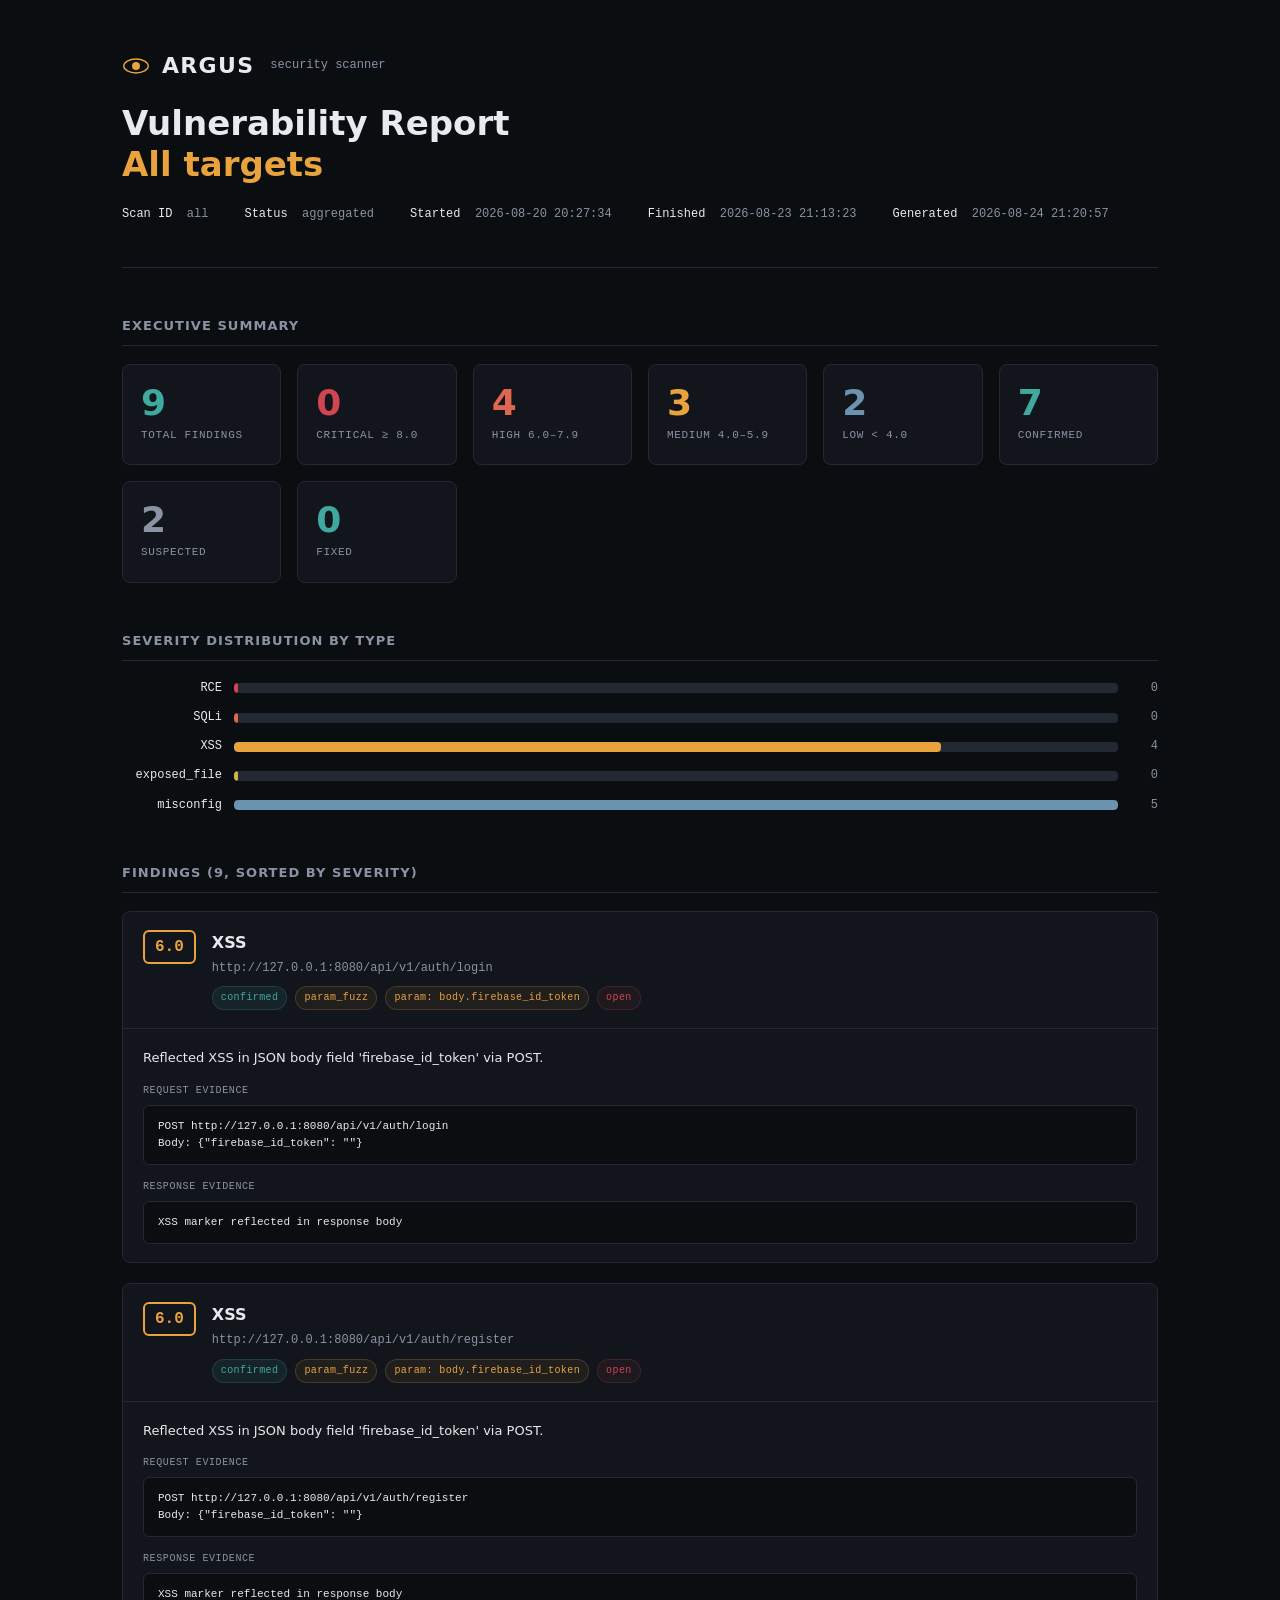
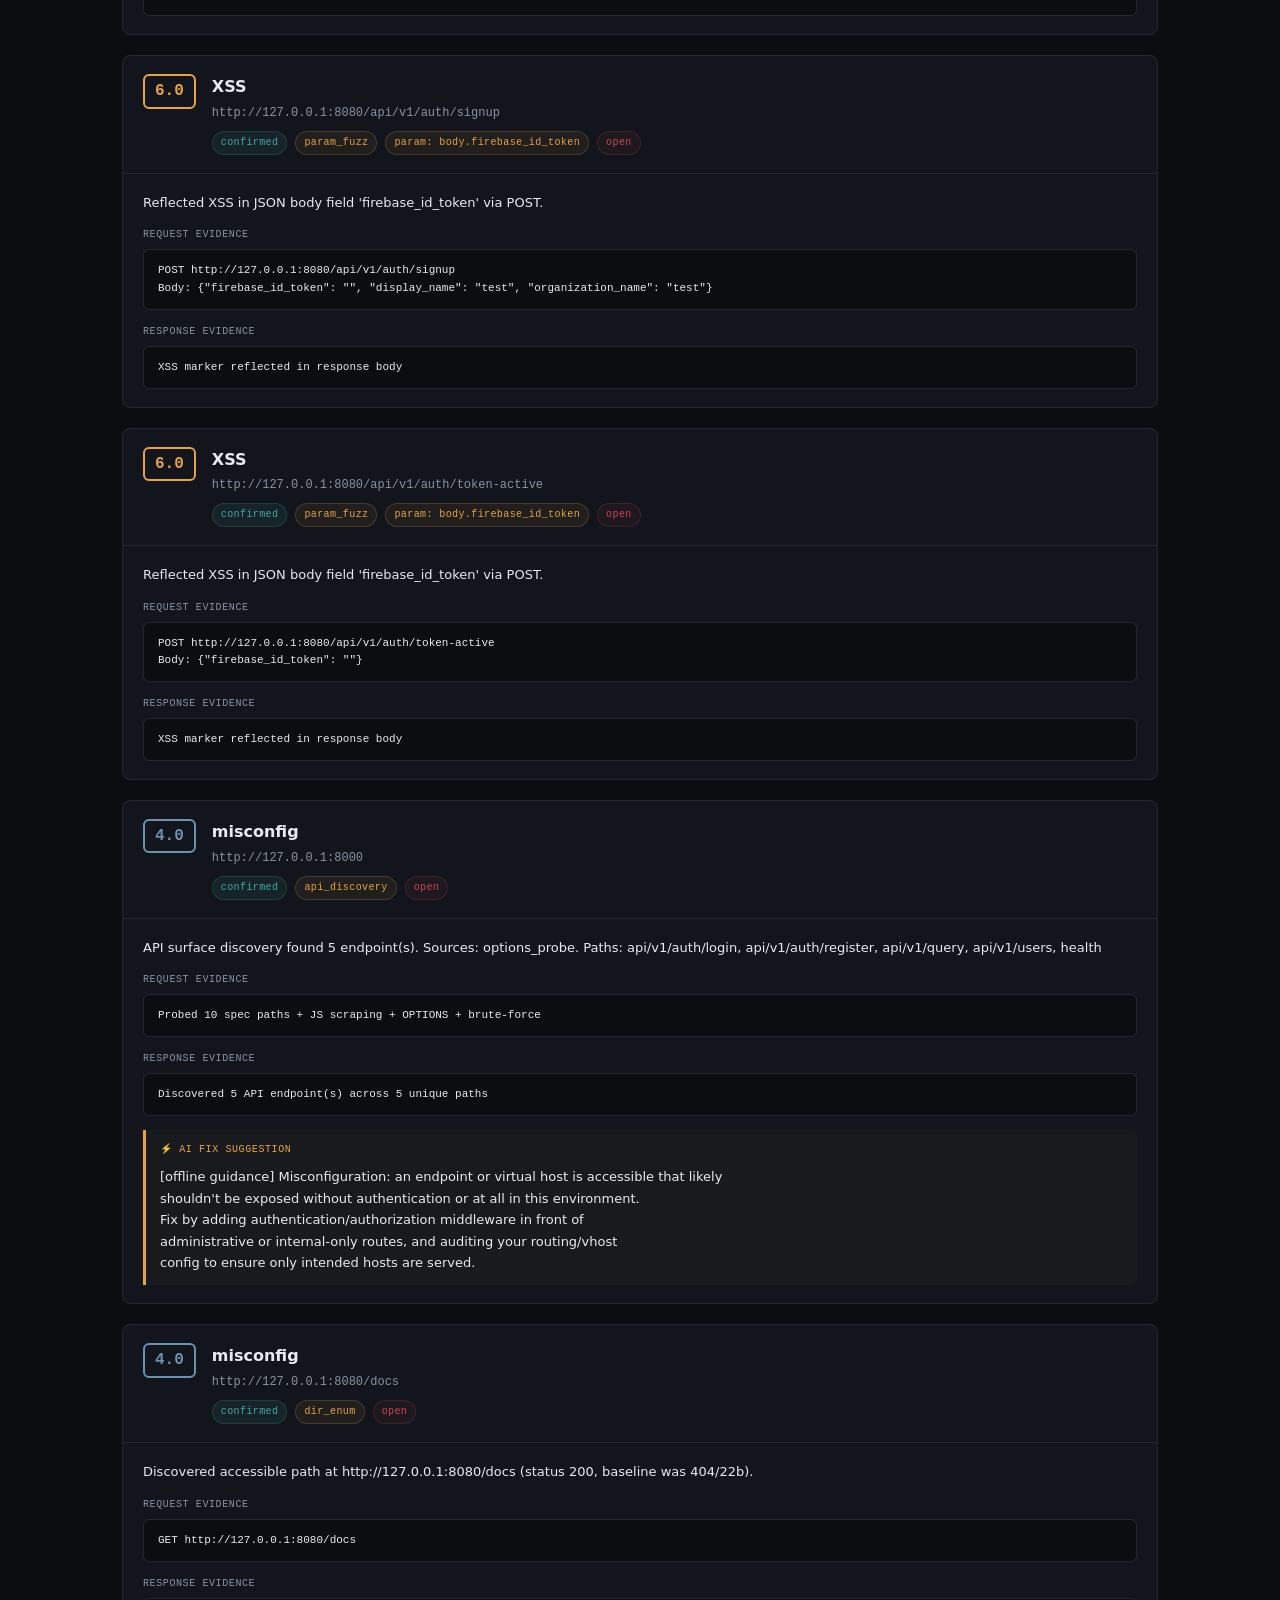
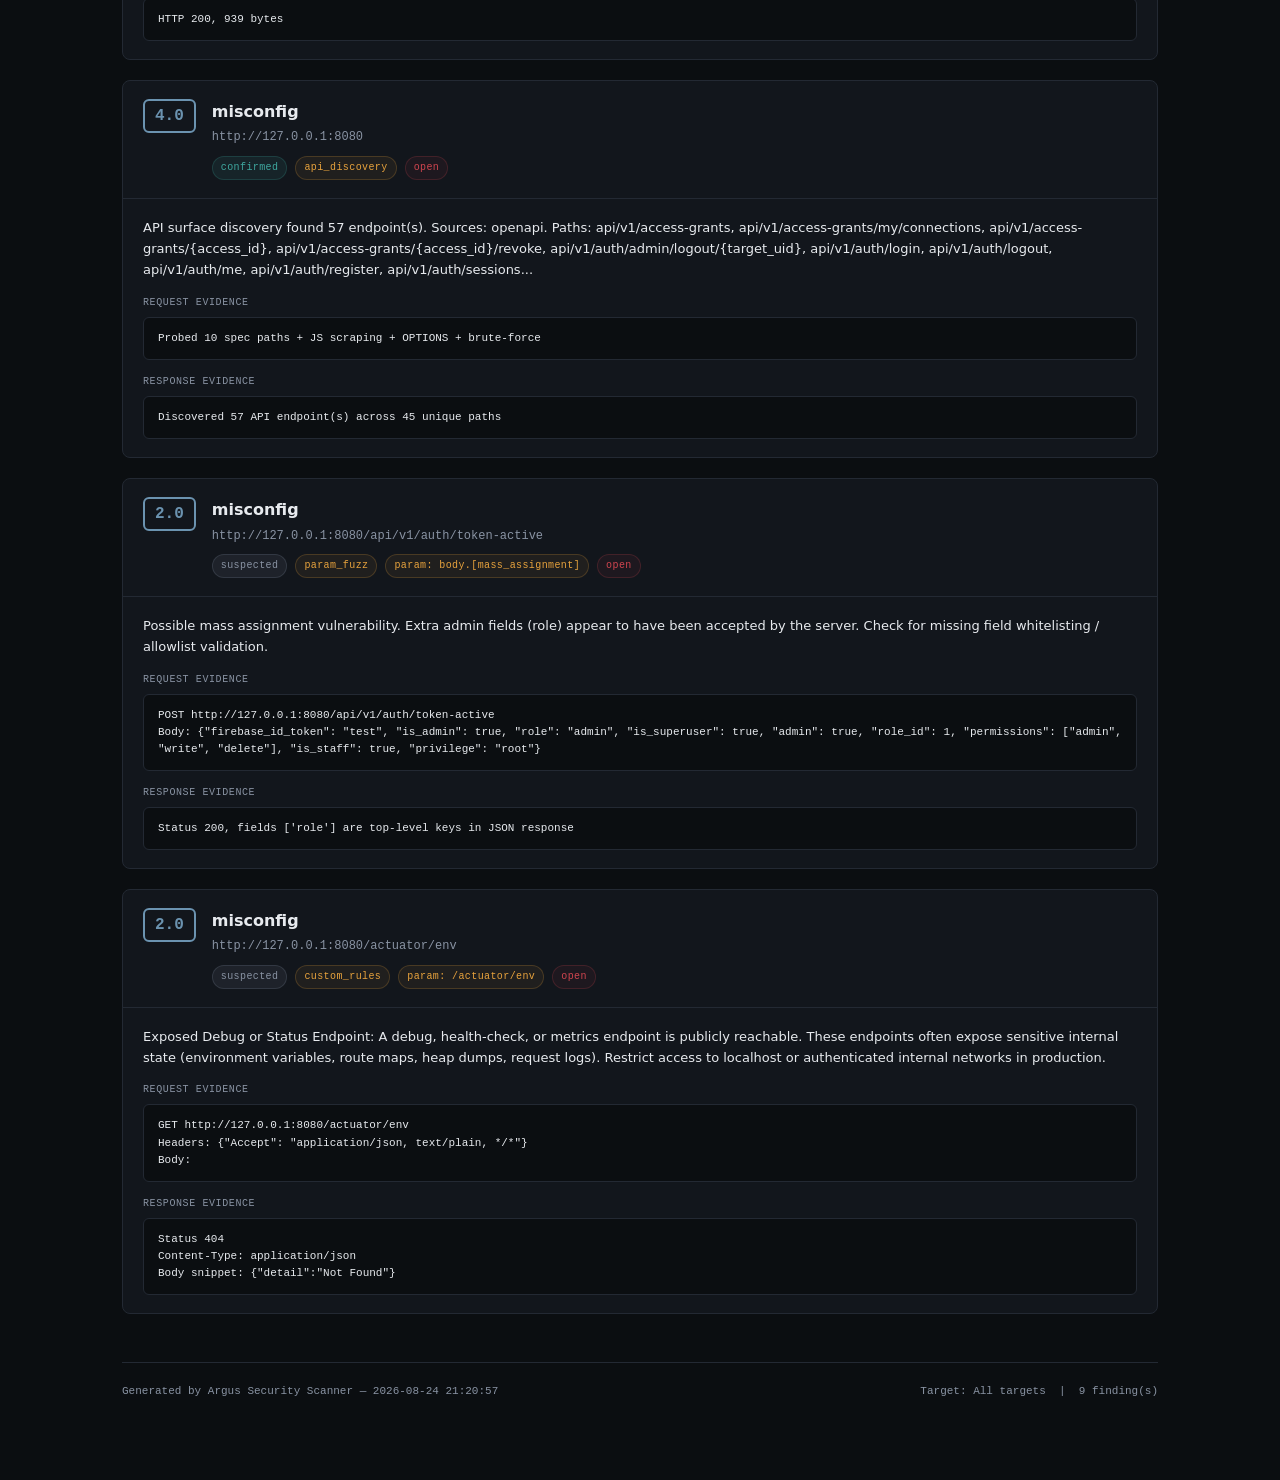
<file: reports/test_report.html>
<!DOCTYPE html>
<html lang="en">
<head>
<meta charset="UTF-8">
<meta name="viewport" content="width=device-width, initial-scale=1.0">
<title>Argus Security Report — All targets</title>
<style>
/* ── Reset & base ─────────────────────────────────────────────────── */
*, *::before, *::after { box-sizing: border-box; margin: 0; padding: 0; }

:root {
  --bg:           #0B0E11;
  --surface:      #12161C;
  --border:       #232933;
  --text:         #E7EAEE;
  --muted:        #8993A3;
  --amber:        #E8A33D;
  --teal:         #3FA9A0;
  --red:          #D0454F;
  --orange:       #E0674F;
  --blue:         #6B93B0;
  --font-display: 'Space Grotesk', system-ui, sans-serif;
  --font-body:    'Inter', system-ui, sans-serif;
  --font-mono:    'JetBrains Mono', 'Fira Mono', monospace;
}

@import url('https://fonts.googleapis.com/css2?family=Space+Grotesk:wght@500;600;700&family=Inter:wght@400;500;600&family=JetBrains+Mono:wght@400;500&display=swap');

html { background: var(--bg); color: var(--text); font-family: var(--font-body); font-size: 14px; line-height: 1.6; }
body { max-width: 1100px; margin: 0 auto; padding: 48px 32px 80px; }

a { color: var(--amber); text-decoration: none; }

/* ── Cover page ────────────────────────────────────────────────────── */
.cover {
  min-height: 220px;
  border-bottom: 1px solid var(--border);
  margin-bottom: 48px;
  padding-bottom: 40px;
  display: flex;
  flex-direction: column;
  gap: 20px;
}

.brand {
  display: flex;
  align-items: center;
  gap: 12px;
}

.brand-eye { width: 28px; height: 28px; }

.brand-name {
  font-family: var(--font-display);
  font-weight: 700;
  font-size: 22px;
  letter-spacing: 0.06em;
  color: var(--text);
}

.brand-sub {
  font-family: var(--font-mono);
  font-size: 12px;
  color: var(--muted);
  margin-left: 4px;
}

.cover-title {
  font-family: var(--font-display);
  font-weight: 700;
  font-size: 34px;
  line-height: 1.2;
  color: var(--text);
}

.cover-title span { color: var(--amber); }

.cover-meta {
  display: flex;
  gap: 36px;
  flex-wrap: wrap;
  font-family: var(--font-mono);
  font-size: 12px;
  color: var(--muted);
}

.cover-meta strong { color: var(--text); font-weight: 500; }

/* ── Executive summary ─────────────────────────────────────────────── */
.exec-grid {
  display: grid;
  grid-template-columns: repeat(auto-fill, minmax(150px, 1fr));
  gap: 16px;
  margin-bottom: 48px;
}

.exec-card {
  background: var(--surface);
  border: 1px solid var(--border);
  border-radius: 8px;
  padding: 20px 18px;
}

.exec-card .card-val {
  font-family: var(--font-display);
  font-weight: 700;
  font-size: 36px;
  line-height: 1;
  margin-bottom: 6px;
}

.exec-card .card-lbl {
  font-family: var(--font-mono);
  font-size: 11px;
  letter-spacing: 0.06em;
  text-transform: uppercase;
  color: var(--muted);
}

.card-critical .card-val { color: var(--red); }
.card-high     .card-val { color: var(--orange); }
.card-medium   .card-val { color: var(--amber); }
.card-low      .card-val { color: var(--blue); }
.card-total    .card-val { color: var(--teal); }

/* ── Severity bar chart ────────────────────────────────────────────── */
.chart-section { margin-bottom: 48px; }

.section-title {
  font-family: var(--font-display);
  font-weight: 600;
  font-size: 13px;
  text-transform: uppercase;
  letter-spacing: 0.08em;
  color: var(--muted);
  margin-bottom: 18px;
  padding-bottom: 8px;
  border-bottom: 1px solid var(--border);
}

.bar-chart { display: flex; flex-direction: column; gap: 10px; }

.bar-row {
  display: flex;
  align-items: center;
  gap: 12px;
  font-family: var(--font-mono);
  font-size: 12px;
}

.bar-label { width: 100px; color: var(--text); text-align: right; flex-shrink: 0; }
.bar-track { flex: 1; background: var(--border); border-radius: 4px; height: 10px; overflow: hidden; }
.bar-fill  { height: 100%; border-radius: 4px; min-width: 4px; }
.bar-count { width: 28px; color: var(--muted); text-align: right; flex-shrink: 0; }

/* ── Finding cards ─────────────────────────────────────────────────── */
.findings-section { margin-bottom: 48px; }

.finding-card {
  background: var(--surface);
  border: 1px solid var(--border);
  border-radius: 8px;
  margin-bottom: 20px;
  overflow: hidden;
}

.finding-header {
  display: flex;
  align-items: flex-start;
  gap: 16px;
  padding: 18px 20px;
  border-bottom: 1px solid var(--border);
}

.sev-badge {
  font-family: var(--font-mono);
  font-weight: 700;
  font-size: 16px;
  border: 2px solid;
  border-radius: 6px;
  padding: 4px 10px;
  flex-shrink: 0;
  line-height: 1.4;
}

.finding-meta { flex: 1; min-width: 0; }

.finding-type {
  font-family: var(--font-display);
  font-weight: 600;
  font-size: 16px;
  margin-bottom: 4px;
}

.finding-url {
  font-family: var(--font-mono);
  font-size: 12px;
  color: var(--muted);
  overflow: hidden;
  text-overflow: ellipsis;
  white-space: nowrap;
}

.finding-tags {
  display: flex;
  flex-wrap: wrap;
  gap: 8px;
  margin-top: 8px;
}

.tag {
  font-family: var(--font-mono);
  font-size: 10px;
  padding: 3px 8px;
  border-radius: 100px;
  letter-spacing: 0.04em;
}

.tag-confidence-confirmed { background: #3FA9A01A; color: var(--teal); border: 1px solid #3FA9A033; }
.tag-confidence-suspected { background: #8993A31A; color: var(--muted); border: 1px solid #8993A333; }
.tag-module  { background: #E8A33D11; color: var(--amber); border: 1px solid #E8A33D33; }
.tag-status-open          { background: #D0454F11; color: var(--red);    border: 1px solid #D0454F33; }
.tag-status-fixed         { background: #3FA9A011; color: var(--teal);   border: 1px solid #3FA9A033; }
.tag-status-false_positive{ background: #8993A311; color: var(--muted);  border: 1px solid #8993A333; }

.finding-body { padding: 18px 20px; display: flex; flex-direction: column; gap: 14px; }

.finding-desc {
  font-size: 13px;
  color: var(--text);
  line-height: 1.65;
}

.evidence-block { display: flex; flex-direction: column; gap: 6px; }

.evidence-label {
  font-family: var(--font-mono);
  font-size: 10px;
  text-transform: uppercase;
  letter-spacing: 0.06em;
  color: var(--muted);
}

.evidence-pre {
  background: var(--bg);
  border: 1px solid var(--border);
  border-radius: 6px;
  padding: 12px 14px;
  font-family: var(--font-mono);
  font-size: 11px;
  line-height: 1.55;
  color: var(--text);
  white-space: pre-wrap;
  word-break: break-all;
  overflow-wrap: break-word;
  max-height: 220px;
  overflow-y: auto;
}

.fix-block {
  border-left: 3px solid var(--amber);
  padding: 12px 14px;
  background: #E8A33D08;
  border-radius: 0 6px 6px 0;
}

.fix-label {
  font-family: var(--font-mono);
  font-size: 10px;
  text-transform: uppercase;
  letter-spacing: 0.06em;
  color: var(--amber);
  margin-bottom: 8px;
}

.fix-text {
  font-size: 13px;
  color: var(--text);
  line-height: 1.65;
  white-space: pre-line;
}

/* ── Footer ─────────────────────────────────────────────────────────── */
.report-footer {
  border-top: 1px solid var(--border);
  padding-top: 20px;
  font-family: var(--font-mono);
  font-size: 11px;
  color: var(--muted);
  display: flex;
  justify-content: space-between;
  flex-wrap: wrap;
  gap: 8px;
}

/* ── Print styles ────────────────────────────────────────────────────── */
@media print {
  body { background: white; color: #111; padding: 0; }
  :root {
    --bg: #ffffff; --surface: #f5f5f5; --border: #e0e0e0;
    --text: #111111; --muted: #666666;
  }
  .finding-card { break-inside: avoid; }
  .evidence-pre { max-height: none; overflow: visible; }
}
</style>
</head>
<body>

<!-- ── Cover ──────────────────────────────────────────────────────────── -->
<div class="cover">
  <div class="brand">
    <svg class="brand-eye" viewBox="0 0 32 32" fill="none" xmlns="http://www.w3.org/2000/svg">
      <ellipse cx="16" cy="16" rx="14" ry="8" stroke="#E8A33D" stroke-width="1.6"/>
      <circle cx="16" cy="16" r="4.5" fill="#E8A33D"/>
    </svg>
    <span class="brand-name">ARGUS</span>
    <span class="brand-sub">security scanner</span>
  </div>

  <h1 class="cover-title">
    Vulnerability Report<br>
    <span>All targets</span>
  </h1>

  <div class="cover-meta">
    <div><strong>Scan ID</strong>&nbsp;&nbsp;all</div>
    <div><strong>Status</strong>&nbsp;&nbsp;aggregated</div>
    <div><strong>Started</strong>&nbsp;&nbsp;2026-08-20 20:27:34</div>
    <div><strong>Finished</strong>&nbsp;&nbsp;2026-08-23 21:13:23</div>
    <div><strong>Generated</strong>&nbsp;&nbsp;2026-08-24 21:20:57</div>
    
  </div>
</div>

<!-- ── Executive summary ───────────────────────────────────────────────── -->
<section>
  <h2 class="section-title">Executive Summary</h2>
  <div class="exec-grid">
    <div class="exec-card card-total">
      <div class="card-val">9</div>
      <div class="card-lbl">Total Findings</div>
    </div>
    <div class="exec-card card-critical">
      <div class="card-val">0</div>
      <div class="card-lbl">Critical ≥ 8.0</div>
    </div>
    <div class="exec-card card-high">
      <div class="card-val">4</div>
      <div class="card-lbl">High 6.0–7.9</div>
    </div>
    <div class="exec-card card-medium">
      <div class="card-val">3</div>
      <div class="card-lbl">Medium 4.0–5.9</div>
    </div>
    <div class="exec-card card-low">
      <div class="card-val">2</div>
      <div class="card-lbl">Low &lt; 4.0</div>
    </div>
    <div class="exec-card">
      <div class="card-val" style="color: var(--teal)">7</div>
      <div class="card-lbl">Confirmed</div>
    </div>
    <div class="exec-card">
      <div class="card-val" style="color: var(--muted)">2</div>
      <div class="card-lbl">Suspected</div>
    </div>
    <div class="exec-card">
      <div class="card-val" style="color: var(--teal)">0</div>
      <div class="card-lbl">Fixed</div>
    </div>
  </div>
</section>

<!-- ── Severity distribution bar chart ─────────────────────────────────── -->
<section class="chart-section">
  <h2 class="section-title">Severity Distribution by Type</h2>
  <div class="bar-chart">
    
    <div class="bar-row">
      <span class="bar-label">RCE</span>
      <div class="bar-track">
        <div class="bar-fill" style="width:0.0%; background:#D0454F"></div>
      </div>
      <span class="bar-count">0</span>
    </div>
    
    <div class="bar-row">
      <span class="bar-label">SQLi</span>
      <div class="bar-track">
        <div class="bar-fill" style="width:0.0%; background:#E0674F"></div>
      </div>
      <span class="bar-count">0</span>
    </div>
    
    <div class="bar-row">
      <span class="bar-label">XSS</span>
      <div class="bar-track">
        <div class="bar-fill" style="width:80.0%; background:#E8A33D"></div>
      </div>
      <span class="bar-count">4</span>
    </div>
    
    <div class="bar-row">
      <span class="bar-label">exposed_file</span>
      <div class="bar-track">
        <div class="bar-fill" style="width:0.0%; background:#D4B14A"></div>
      </div>
      <span class="bar-count">0</span>
    </div>
    
    <div class="bar-row">
      <span class="bar-label">misconfig</span>
      <div class="bar-track">
        <div class="bar-fill" style="width:100.0%; background:#6B93B0"></div>
      </div>
      <span class="bar-count">5</span>
    </div>
    
  </div>
</section>

<!-- ── Findings ─────────────────────────────────────────────────────────── -->
<section class="findings-section">
  <h2 class="section-title">Findings (9, sorted by severity)</h2>

  

  
  <div class="finding-card" id="finding-1">

    <div class="finding-header">
      <div class="sev-badge" style="border-color:#E8A33D; color:#E8A33D">
        6.0
      </div>
      <div class="finding-meta">
        <div class="finding-type">XSS</div>
        <div class="finding-url" title="http://127.0.0.1:8080/api/v1/auth/login">http://127.0.0.1:8080/api/v1/auth/login</div>
        <div class="finding-tags">
          <span class="tag tag-confidence-confirmed">confirmed</span>
          <span class="tag tag-module">param_fuzz</span>
          <span class="tag tag-module">param: body.firebase_id_token</span>
          <span class="tag tag-status-open">open</span>
        </div>
      </div>
    </div>

    <div class="finding-body">
      
      <p class="finding-desc">Reflected XSS in JSON body field 'firebase_id_token' via POST.</p>
      

      
      <div class="evidence-block">
        <div class="evidence-label">Request Evidence</div>
        <pre class="evidence-pre">POST http://127.0.0.1:8080/api/v1/auth/login
Body: {"firebase_id_token": "<script>alert('argusXSS7f3a')</script>"}</pre>
      </div>
      

      
      <div class="evidence-block">
        <div class="evidence-label">Response Evidence</div>
        <pre class="evidence-pre">XSS marker reflected in response body</pre>
      </div>
      

      
    </div>

  </div>
  
  <div class="finding-card" id="finding-2">

    <div class="finding-header">
      <div class="sev-badge" style="border-color:#E8A33D; color:#E8A33D">
        6.0
      </div>
      <div class="finding-meta">
        <div class="finding-type">XSS</div>
        <div class="finding-url" title="http://127.0.0.1:8080/api/v1/auth/register">http://127.0.0.1:8080/api/v1/auth/register</div>
        <div class="finding-tags">
          <span class="tag tag-confidence-confirmed">confirmed</span>
          <span class="tag tag-module">param_fuzz</span>
          <span class="tag tag-module">param: body.firebase_id_token</span>
          <span class="tag tag-status-open">open</span>
        </div>
      </div>
    </div>

    <div class="finding-body">
      
      <p class="finding-desc">Reflected XSS in JSON body field 'firebase_id_token' via POST.</p>
      

      
      <div class="evidence-block">
        <div class="evidence-label">Request Evidence</div>
        <pre class="evidence-pre">POST http://127.0.0.1:8080/api/v1/auth/register
Body: {"firebase_id_token": "<script>alert('argusXSS7f3a')</script>"}</pre>
      </div>
      

      
      <div class="evidence-block">
        <div class="evidence-label">Response Evidence</div>
        <pre class="evidence-pre">XSS marker reflected in response body</pre>
      </div>
      

      
    </div>

  </div>
  
  <div class="finding-card" id="finding-3">

    <div class="finding-header">
      <div class="sev-badge" style="border-color:#E8A33D; color:#E8A33D">
        6.0
      </div>
      <div class="finding-meta">
        <div class="finding-type">XSS</div>
        <div class="finding-url" title="http://127.0.0.1:8080/api/v1/auth/signup">http://127.0.0.1:8080/api/v1/auth/signup</div>
        <div class="finding-tags">
          <span class="tag tag-confidence-confirmed">confirmed</span>
          <span class="tag tag-module">param_fuzz</span>
          <span class="tag tag-module">param: body.firebase_id_token</span>
          <span class="tag tag-status-open">open</span>
        </div>
      </div>
    </div>

    <div class="finding-body">
      
      <p class="finding-desc">Reflected XSS in JSON body field 'firebase_id_token' via POST.</p>
      

      
      <div class="evidence-block">
        <div class="evidence-label">Request Evidence</div>
        <pre class="evidence-pre">POST http://127.0.0.1:8080/api/v1/auth/signup
Body: {"firebase_id_token": "<script>alert('argusXSS7f3a')</script>", "display_name": "test", "organization_name": "test"}</pre>
      </div>
      

      
      <div class="evidence-block">
        <div class="evidence-label">Response Evidence</div>
        <pre class="evidence-pre">XSS marker reflected in response body</pre>
      </div>
      

      
    </div>

  </div>
  
  <div class="finding-card" id="finding-4">

    <div class="finding-header">
      <div class="sev-badge" style="border-color:#E8A33D; color:#E8A33D">
        6.0
      </div>
      <div class="finding-meta">
        <div class="finding-type">XSS</div>
        <div class="finding-url" title="http://127.0.0.1:8080/api/v1/auth/token-active">http://127.0.0.1:8080/api/v1/auth/token-active</div>
        <div class="finding-tags">
          <span class="tag tag-confidence-confirmed">confirmed</span>
          <span class="tag tag-module">param_fuzz</span>
          <span class="tag tag-module">param: body.firebase_id_token</span>
          <span class="tag tag-status-open">open</span>
        </div>
      </div>
    </div>

    <div class="finding-body">
      
      <p class="finding-desc">Reflected XSS in JSON body field 'firebase_id_token' via POST.</p>
      

      
      <div class="evidence-block">
        <div class="evidence-label">Request Evidence</div>
        <pre class="evidence-pre">POST http://127.0.0.1:8080/api/v1/auth/token-active
Body: {"firebase_id_token": "<script>alert('argusXSS7f3a')</script>"}</pre>
      </div>
      

      
      <div class="evidence-block">
        <div class="evidence-label">Response Evidence</div>
        <pre class="evidence-pre">XSS marker reflected in response body</pre>
      </div>
      

      
    </div>

  </div>
  
  <div class="finding-card" id="finding-5">

    <div class="finding-header">
      <div class="sev-badge" style="border-color:#6B93B0; color:#6B93B0">
        4.0
      </div>
      <div class="finding-meta">
        <div class="finding-type">misconfig</div>
        <div class="finding-url" title="http://127.0.0.1:8000">http://127.0.0.1:8000</div>
        <div class="finding-tags">
          <span class="tag tag-confidence-confirmed">confirmed</span>
          <span class="tag tag-module">api_discovery</span>
          
          <span class="tag tag-status-open">open</span>
        </div>
      </div>
    </div>

    <div class="finding-body">
      
      <p class="finding-desc">API surface discovery found 5 endpoint(s). Sources: options_probe. Paths: api/v1/auth/login, api/v1/auth/register, api/v1/query, api/v1/users, health</p>
      

      
      <div class="evidence-block">
        <div class="evidence-label">Request Evidence</div>
        <pre class="evidence-pre">Probed 10 spec paths + JS scraping + OPTIONS + brute-force</pre>
      </div>
      

      
      <div class="evidence-block">
        <div class="evidence-label">Response Evidence</div>
        <pre class="evidence-pre">Discovered 5 API endpoint(s) across 5 unique paths</pre>
      </div>
      

      
      <div class="fix-block">
        <div class="fix-label">&#9889; AI Fix Suggestion</div>
        <div class="fix-text">[offline guidance] Misconfiguration: an endpoint or virtual host is accessible that likely
shouldn't be exposed without authentication or at all in this environment.
Fix by adding authentication/authorization middleware in front of
administrative or internal-only routes, and auditing your routing/vhost
config to ensure only intended hosts are served.</div>
      </div>
      
    </div>

  </div>
  
  <div class="finding-card" id="finding-6">

    <div class="finding-header">
      <div class="sev-badge" style="border-color:#6B93B0; color:#6B93B0">
        4.0
      </div>
      <div class="finding-meta">
        <div class="finding-type">misconfig</div>
        <div class="finding-url" title="http://127.0.0.1:8080/docs">http://127.0.0.1:8080/docs</div>
        <div class="finding-tags">
          <span class="tag tag-confidence-confirmed">confirmed</span>
          <span class="tag tag-module">dir_enum</span>
          
          <span class="tag tag-status-open">open</span>
        </div>
      </div>
    </div>

    <div class="finding-body">
      
      <p class="finding-desc">Discovered accessible path at http://127.0.0.1:8080/docs (status 200, baseline was 404/22b).</p>
      

      
      <div class="evidence-block">
        <div class="evidence-label">Request Evidence</div>
        <pre class="evidence-pre">GET http://127.0.0.1:8080/docs</pre>
      </div>
      

      
      <div class="evidence-block">
        <div class="evidence-label">Response Evidence</div>
        <pre class="evidence-pre">HTTP 200, 939 bytes</pre>
      </div>
      

      
    </div>

  </div>
  
  <div class="finding-card" id="finding-7">

    <div class="finding-header">
      <div class="sev-badge" style="border-color:#6B93B0; color:#6B93B0">
        4.0
      </div>
      <div class="finding-meta">
        <div class="finding-type">misconfig</div>
        <div class="finding-url" title="http://127.0.0.1:8080">http://127.0.0.1:8080</div>
        <div class="finding-tags">
          <span class="tag tag-confidence-confirmed">confirmed</span>
          <span class="tag tag-module">api_discovery</span>
          
          <span class="tag tag-status-open">open</span>
        </div>
      </div>
    </div>

    <div class="finding-body">
      
      <p class="finding-desc">API surface discovery found 57 endpoint(s). Sources: openapi. Paths: api/v1/access-grants, api/v1/access-grants/my/connections, api/v1/access-grants/{access_id}, api/v1/access-grants/{access_id}/revoke, api/v1/auth/admin/logout/{target_uid}, api/v1/auth/login, api/v1/auth/logout, api/v1/auth/me, api/v1/auth/register, api/v1/auth/sessions...</p>
      

      
      <div class="evidence-block">
        <div class="evidence-label">Request Evidence</div>
        <pre class="evidence-pre">Probed 10 spec paths + JS scraping + OPTIONS + brute-force</pre>
      </div>
      

      
      <div class="evidence-block">
        <div class="evidence-label">Response Evidence</div>
        <pre class="evidence-pre">Discovered 57 API endpoint(s) across 45 unique paths</pre>
      </div>
      

      
    </div>

  </div>
  
  <div class="finding-card" id="finding-8">

    <div class="finding-header">
      <div class="sev-badge" style="border-color:#6B93B0; color:#6B93B0">
        2.0
      </div>
      <div class="finding-meta">
        <div class="finding-type">misconfig</div>
        <div class="finding-url" title="http://127.0.0.1:8080/api/v1/auth/token-active">http://127.0.0.1:8080/api/v1/auth/token-active</div>
        <div class="finding-tags">
          <span class="tag tag-confidence-suspected">suspected</span>
          <span class="tag tag-module">param_fuzz</span>
          <span class="tag tag-module">param: body.[mass_assignment]</span>
          <span class="tag tag-status-open">open</span>
        </div>
      </div>
    </div>

    <div class="finding-body">
      
      <p class="finding-desc">Possible mass assignment vulnerability. Extra admin fields (role) appear to have been accepted by the server. Check for missing field whitelisting / allowlist validation.</p>
      

      
      <div class="evidence-block">
        <div class="evidence-label">Request Evidence</div>
        <pre class="evidence-pre">POST http://127.0.0.1:8080/api/v1/auth/token-active
Body: {"firebase_id_token": "test", "is_admin": true, "role": "admin", "is_superuser": true, "admin": true, "role_id": 1, "permissions": ["admin", "write", "delete"], "is_staff": true, "privilege": "root"}</pre>
      </div>
      

      
      <div class="evidence-block">
        <div class="evidence-label">Response Evidence</div>
        <pre class="evidence-pre">Status 200, fields ['role'] are top-level keys in JSON response</pre>
      </div>
      

      
    </div>

  </div>
  
  <div class="finding-card" id="finding-9">

    <div class="finding-header">
      <div class="sev-badge" style="border-color:#6B93B0; color:#6B93B0">
        2.0
      </div>
      <div class="finding-meta">
        <div class="finding-type">misconfig</div>
        <div class="finding-url" title="http://127.0.0.1:8080/actuator/env">http://127.0.0.1:8080/actuator/env</div>
        <div class="finding-tags">
          <span class="tag tag-confidence-suspected">suspected</span>
          <span class="tag tag-module">custom_rules</span>
          <span class="tag tag-module">param: /actuator/env</span>
          <span class="tag tag-status-open">open</span>
        </div>
      </div>
    </div>

    <div class="finding-body">
      
      <p class="finding-desc">Exposed Debug or Status Endpoint: A debug, health-check, or metrics endpoint is publicly reachable. These endpoints often expose sensitive internal state (environment variables, route maps, heap dumps, request logs). Restrict access to localhost or authenticated internal networks in production.
</p>
      

      
      <div class="evidence-block">
        <div class="evidence-label">Request Evidence</div>
        <pre class="evidence-pre">GET http://127.0.0.1:8080/actuator/env
Headers: {"Accept": "application/json, text/plain, */*"}
Body: </pre>
      </div>
      

      
      <div class="evidence-block">
        <div class="evidence-label">Response Evidence</div>
        <pre class="evidence-pre">Status 404
Content-Type: application/json
Body snippet: {"detail":"Not Found"}</pre>
      </div>
      

      
    </div>

  </div>
  
</section>

<!-- ── Footer ─────────────────────────────────────────────────────────── -->
<footer class="report-footer">
  <span>Generated by Argus Security Scanner — 2026-08-24 21:20:57</span>
  <span>Target: All targets &nbsp;|&nbsp; 9 finding(s)</span>
</footer>

</body>
</html>
</file>
